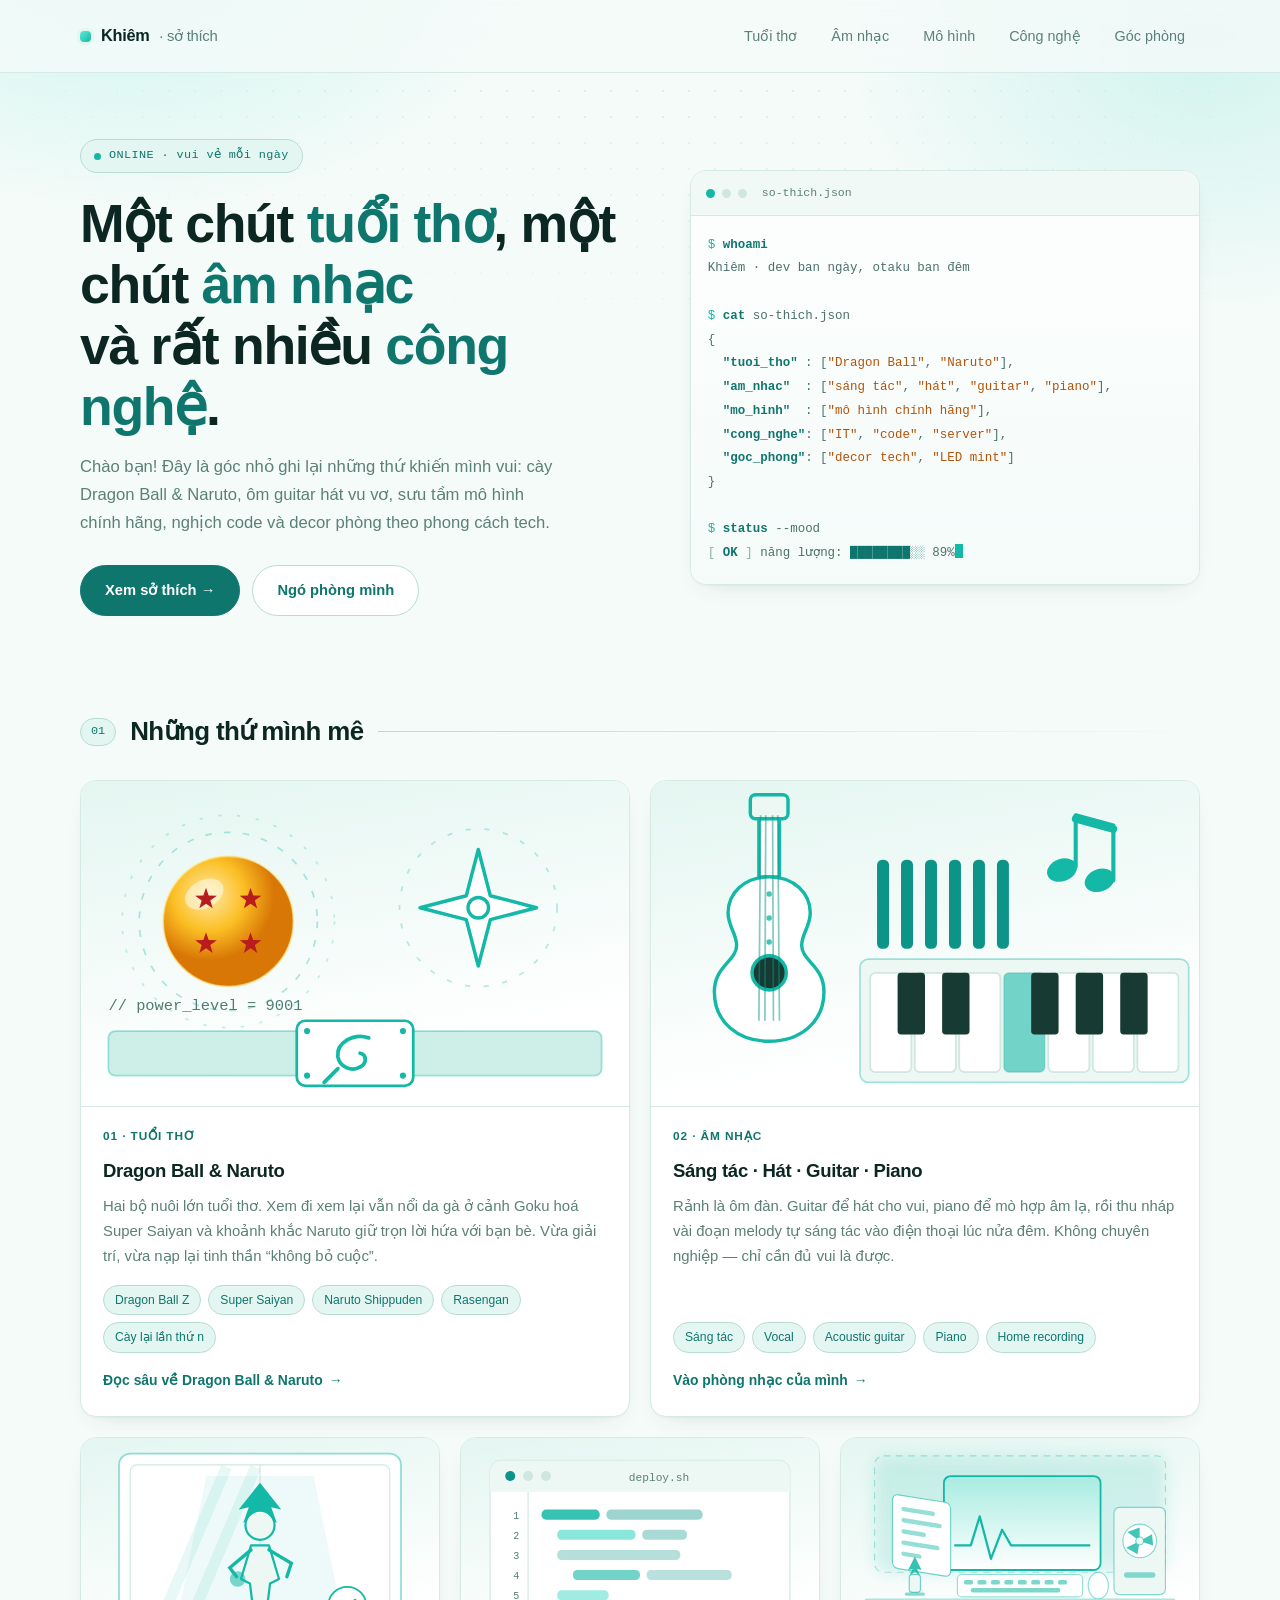
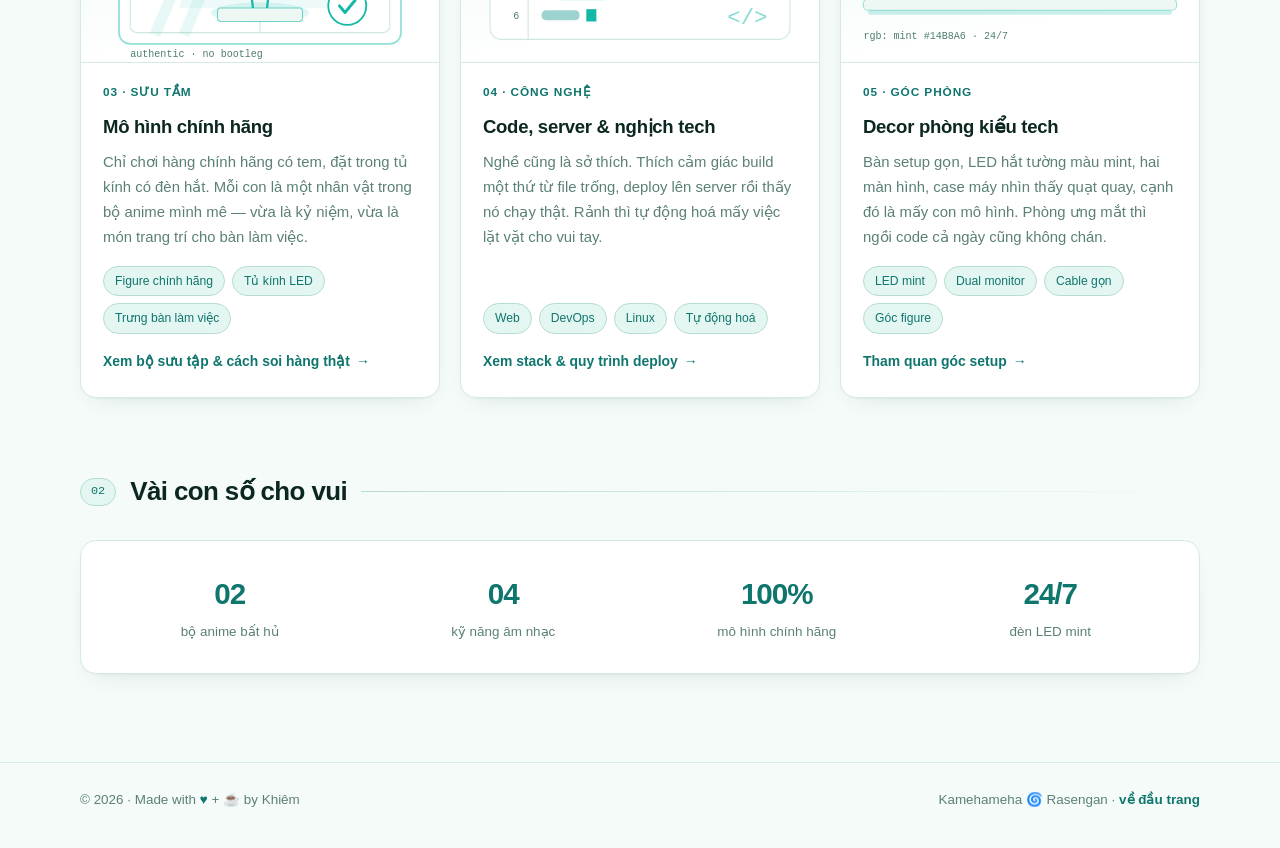
<file: index.html>
<!DOCTYPE html>
<html lang="vi">
<head>
<meta charset="UTF-8">
<meta name="viewport" content="width=device-width, initial-scale=1.0">
<meta name="description" content="Trang sở thích cá nhân: anime, âm nhạc, mô hình chính hãng, IT và decor phòng phong cách công nghệ.">
<meta name="theme-color" content="#F5FBF9">
<title>Sở thích của Khiêm</title>
<link rel="stylesheet" href="assets/style.css">
</head>
<body>

<header>
  <div class="wrap bar">
    <a class="logo" href="index.html"><span class="dot"></span>Khiêm <i>· sở thích</i></a>
    <nav>
      <a href="tuoi-tho.html">Tuổi thơ</a>
      <a href="am-nhac.html">Âm nhạc</a>
      <a href="mo-hinh.html">Mô hình</a>
      <a href="cong-nghe.html">Công nghệ</a>
      <a href="goc-phong.html">Góc phòng</a>
    </nav>
  </div>
</header>

<main class="wrap">

  <!-- ── HERO ───────────────────────────────── -->
  <div class="hero">
    <div>
      <span class="pill"><i class="pulse"></i> ONLINE · vui vẻ mỗi ngày</span>
      <h1>Một chút <em>tuổi thơ</em>, một chút <em>âm nhạc</em><br>và rất nhiều <em>công nghệ</em>.</h1>
      <p class="lead">
        Chào bạn! Đây là góc nhỏ ghi lại những thứ khiến mình vui: cày Dragon Ball &amp; Naruto,
        ôm guitar hát vu vơ, sưu tầm mô hình chính hãng, nghịch code và decor phòng theo phong cách tech.
      </p>
      <div class="cta">
        <a class="btn btn-primary" href="#tuoi-tho">Xem sở thích →</a>
        <a class="btn btn-ghost" href="#goc-phong">Ngó phòng mình</a>
      </div>
    </div>

    <div class="term">
      <div class="term-bar"><i></i><i></i><i></i><b>so-thich.json</b></div>
<pre><span class="p">$</span> <span class="k">whoami</span>
Khiêm · dev ban ngày, otaku ban đêm

<span class="p">$</span> <span class="k">cat</span> so-thich.json
{
  <span class="k">"tuoi_tho"</span> : [<span class="s">"Dragon Ball"</span>, <span class="s">"Naruto"</span>],
  <span class="k">"am_nhac"</span>  : [<span class="s">"sáng tác"</span>, <span class="s">"hát"</span>, <span class="s">"guitar"</span>, <span class="s">"piano"</span>],
  <span class="k">"mo_hinh"</span>  : [<span class="s">"mô hình chính hãng"</span>],
  <span class="k">"cong_nghe"</span>: [<span class="s">"IT"</span>, <span class="s">"code"</span>, <span class="s">"server"</span>],
  <span class="k">"goc_phong"</span>: [<span class="s">"decor tech"</span>, <span class="s">"LED mint"</span>]
}

<span class="p">$</span> <span class="k">status</span> --mood
<span class="c">[</span> <span class="k">OK</span> <span class="c">]</span> năng lượng: <span class="k">████████░░</span> 89%<span class="cur"></span></pre>
    </div>
  </div>

  <!-- ── SỞ THÍCH ───────────────────────────── -->
  <section>
    <div class="head">
      <span class="num">01</span>
      <h2>Những thứ mình mê</h2>
      <span class="dash"></span>
    </div>

    <div class="grid">

      <!-- ANIME -->
      <article class="card wide" id="tuoi-tho">
        <div class="art">
          <svg viewBox="0 0 320 190" role="img" aria-label="Minh hoạ ngọc rồng 4 sao, phi tiêu ninja và băng đô lá">
            <defs>
              <radialGradient id="ballG" cx="35%" cy="30%">
                <stop offset="0%" stop-color="#FFE9A8"/>
                <stop offset="55%" stop-color="#FBBF24"/>
                <stop offset="100%" stop-color="#D97706"/>
              </radialGradient>
              <g id="st4">
                <polygon points="0,-7 1.65,-2.27 6.66,-2.16 2.66,0.87 4.11,5.66 0,2.8 -4.11,5.66 -2.66,0.87 -6.66,-2.16 -1.65,-2.27" fill="#B91C1C"/>
              </g>
            </defs>

            <!-- vòng năng lượng -->
            <circle cx="86" cy="82" r="52" fill="none" stroke="#14B8A6" stroke-opacity=".34" stroke-dasharray="4 7"/>
            <circle cx="86" cy="82" r="62" fill="none" stroke="#14B8A6" stroke-opacity=".24" stroke-dasharray="2 9" class="spin" style="transform-origin:86px 82px"/>

            <!-- ngọc rồng 4 sao -->
            <g class="float">
              <circle cx="86" cy="82" r="38" fill="url(#ballG)"/>
              <circle cx="86" cy="82" r="38" fill="none" stroke="#FDE68A" stroke-opacity=".7"/>
              <ellipse cx="72" cy="66" rx="12" ry="8" fill="#FFFDF0" opacity=".55" transform="rotate(-28 72 66)"/>
              <use href="#st4" transform="translate(73,69) scale(.95)"/>
              <use href="#st4" transform="translate(99,69) scale(.95)"/>
              <use href="#st4" transform="translate(73,95) scale(.95)"/>
              <use href="#st4" transform="translate(99,95) scale(.95)"/>
            </g>

            <!-- phi tiêu ninja -->
            <circle cx="232" cy="74" r="46" fill="none" stroke="#14B8A6" stroke-opacity=".3" stroke-dasharray="3 8"/>
            <g class="spin" style="transform-origin:232px 74px">
              <g transform="translate(232,74)">
                <polygon points="0,-34 7,-7 34,0 7,7 0,34 -7,7 -34,0 -7,-7"
                         fill="#FFFFFF" stroke="#14B8A6" stroke-width="2" stroke-linejoin="round"/>
                <circle cx="0" cy="0" r="6" fill="none" stroke="#14B8A6" stroke-width="2"/>
              </g>
            </g>

            <!-- băng đô ninja -->
            <rect x="16" y="146" width="288" height="26" rx="4" fill="#CDEFE7" stroke="#14B8A6" stroke-opacity=".38"/>
            <rect x="126" y="140" width="68" height="38" rx="5" fill="#FFFFFF" stroke="#14B8A6" stroke-width="1.6"/>
            <circle cx="132" cy="146" r="1.8" fill="#14B8A6"/><circle cx="188" cy="146" r="1.8" fill="#14B8A6"/>
            <circle cx="132" cy="172" r="1.8" fill="#14B8A6"/><circle cx="188" cy="172" r="1.8" fill="#14B8A6"/>
            <path d="M168 150c-9-3-19 3-18 11 1 6 8 9 13 6 4-2 4-7 0-8" fill="none" stroke="#14B8A6" stroke-width="2.2" stroke-linecap="round"/>
            <path d="M150 168l-8 8" fill="none" stroke="#14B8A6" stroke-width="2.2" stroke-linecap="round"/>
            <text x="16" y="134" font-family="monospace" font-size="9" fill="#4F7D71">// power_level = 9001</text>
          </svg>
        </div>
        <div class="body">
          <span class="kicker">01 · Tuổi thơ</span>
          <h3>Dragon Ball &amp; Naruto</h3>
          <p>Hai bộ nuôi lớn tuổi thơ. Xem đi xem lại vẫn nổi da gà ở cảnh Goku hoá Super Saiyan
             và khoảnh khắc Naruto giữ trọn lời hứa với bạn bè. Vừa giải trí, vừa nạp lại tinh thần “không bỏ cuộc”.</p>
          <ul class="tags">
            <li>Dragon Ball Z</li><li>Super Saiyan</li><li>Naruto Shippuden</li><li>Rasengan</li><li>Cày lại lần thứ n</li>
          </ul>
          <a class="more" href="tuoi-tho.html">Đọc sâu về Dragon Ball &amp; Naruto</a>
        </div>
      </article>

      <!-- ÂM NHẠC -->
      <article class="card wide" id="am-nhac">
        <div class="art">
          <svg viewBox="0 0 320 190" role="img" aria-label="Minh hoạ đàn guitar, phím piano và thanh sóng âm">
            <!-- guitar -->
            <g stroke="#14B8A6" stroke-width="2" fill="none" stroke-linejoin="round">
              <rect x="58" y="8" width="22" height="14" rx="3" fill="#EDF7F4"/>
              <rect x="63" y="22" width="12" height="34" fill="#FFFFFF"/>
              <path d="M69 56c-15 0-24 10-24 21 0 8 5 12 5 19 0 9-13 12-13 27 0 18 14 29 32 29s32-11 32-29c0-15-13-18-13-27 0-7 5-11 5-19 0-11-9-21-24-21z" fill="#FFFFFF"/>
              <circle cx="69" cy="112" r="10" fill="#173A32"/>
            </g>
            <g stroke="#0D9488" stroke-opacity=".5" stroke-width="1">
              <line x1="64" y1="20" x2="63" y2="140"/><line x1="67" y1="20" x2="66.5" y2="140"/>
              <line x1="71" y1="20" x2="71.5" y2="140"/><line x1="74" y1="20" x2="75" y2="140"/>
            </g>
            <g fill="#14B8A6" opacity=".8">
              <circle cx="69" cy="66" r="1.6"/><circle cx="69" cy="80" r="1.6"/><circle cx="69" cy="94" r="1.6"/>
            </g>

            <!-- sóng âm -->
            <g class="eq" fill="#0D9488">
              <rect x="132" y="46" width="7" height="52" rx="3"/>
              <rect x="146" y="46" width="7" height="52" rx="3"/>
              <rect x="160" y="46" width="7" height="52" rx="3"/>
              <rect x="174" y="46" width="7" height="52" rx="3"/>
              <rect x="188" y="46" width="7" height="52" rx="3"/>
              <rect x="202" y="46" width="7" height="52" rx="3"/>
            </g>

            <!-- nốt nhạc -->
            <g class="float">
              <ellipse cx="240" cy="52" rx="9" ry="6.5" transform="rotate(-20 240 52)" fill="#14B8A6"/>
              <ellipse cx="262" cy="58" rx="9" ry="6.5" transform="rotate(-20 262 58)" fill="#14B8A6"/>
              <path d="M248 50V20l22 6v32" fill="none" stroke="#14B8A6" stroke-width="2.4" stroke-linecap="round" stroke-linejoin="round"/>
              <path d="M248 22l22 6" fill="none" stroke="#14B8A6" stroke-width="4.5" stroke-linecap="round"/>
            </g>

            <!-- piano -->
            <g transform="translate(126,110)">
              <rect x="-4" y="-6" width="192" height="72" rx="5" fill="#EDF7F4" stroke="#14B8A6" stroke-opacity=".38"/>
              <g fill="#FFFFFF" stroke="#CFE7E0" stroke-width="1">
                <rect x="2" y="2" width="24" height="58" rx="3"/><rect x="28" y="2" width="24" height="58" rx="3"/>
                <rect x="54" y="2" width="24" height="58" rx="3"/><rect x="80" y="2" width="24" height="58" rx="3"/>
                <rect x="106" y="2" width="24" height="58" rx="3"/><rect x="132" y="2" width="24" height="58" rx="3"/>
                <rect x="158" y="2" width="24" height="58" rx="3"/>
              </g>
              <rect x="80" y="2" width="24" height="58" rx="3" fill="#14B8A6" opacity=".6" class="glow"/>
              <g fill="#173A32">
                <rect x="18" y="2" width="16" height="36" rx="2"/><rect x="44" y="2" width="16" height="36" rx="2"/>
                <rect x="96" y="2" width="16" height="36" rx="2"/><rect x="122" y="2" width="16" height="36" rx="2"/>
                <rect x="148" y="2" width="16" height="36" rx="2"/>
              </g>
            </g>
          </svg>
        </div>
        <div class="body">
          <span class="kicker">02 · Âm nhạc</span>
          <h3>Sáng tác · Hát · Guitar · Piano</h3>
          <p>Rảnh là ôm đàn. Guitar để hát cho vui, piano để mò hợp âm lạ, rồi thu nháp vài đoạn melody
             tự sáng tác vào điện thoại lúc nửa đêm. Không chuyên nghiệp — chỉ cần đủ vui là được.</p>
          <ul class="tags">
            <li>Sáng tác</li><li>Vocal</li><li>Acoustic guitar</li><li>Piano</li><li>Home recording</li>
          </ul>
          <a class="more" href="am-nhac.html">Vào phòng nhạc của mình</a>
        </div>
      </article>

      <!-- MÔ HÌNH -->
      <article class="card" id="mo-hinh">
        <div class="art">
          <svg viewBox="0 0 320 200" role="img" aria-label="Minh hoạ mô hình nhân vật hoạt hình trong tủ kính có đèn">
            <rect x="34" y="14" width="252" height="170" rx="10" fill="#FFFFFF" stroke="#14B8A6" stroke-opacity=".45" stroke-width="1.6"/>
            <rect x="44" y="24" width="232" height="150" rx="6" fill="none" stroke="#CFE7E0"/>
            <line x1="160" y1="24" x2="160" y2="174" stroke="#CFE7E0"/>
            <g stroke="#14B8A6" stroke-opacity=".10" stroke-width="10">
              <line x1="66" y1="176" x2="130" y2="26"/><line x1="92" y1="176" x2="156" y2="26"/>
            </g>
            <path d="M112 34h96l24 118H88z" fill="#14B8A6" opacity=".07"/>
            <g class="float">
              <polygon points="160,40 141,64 150,62 145,76 160,66 175,76 170,62 179,64" fill="#14B8A6"/>
              <circle cx="160" cy="78" r="13" fill="#EDF7F4" stroke="#14B8A6" stroke-width="2"/>
              <path d="M152 96h16l9 30-8 4-3 24h-12l-3-24-8-4z" fill="#EDF7F4" stroke="#14B8A6" stroke-width="2" stroke-linejoin="round"/>
              <path d="M152 100l-19 16 6 8" fill="none" stroke="#14B8A6" stroke-width="3" stroke-linecap="round"/>
              <path d="M168 100l20 12-4 12" fill="none" stroke="#14B8A6" stroke-width="3" stroke-linecap="round"/>
              <circle cx="140" cy="126" r="7" fill="#14B8A6" opacity=".55" class="glow"/>
            </g>
            <ellipse cx="160" cy="156" rx="44" ry="9" fill="#14B8A6" opacity=".13"/>
            <rect x="122" y="152" width="76" height="12" rx="3" fill="#EDF7F4" stroke="#14B8A6" stroke-opacity=".55"/>
            <g transform="translate(238,150)">
              <circle r="17" fill="#FFFFFF" stroke="#14B8A6" stroke-width="1.6"/>
              <path d="M-7 0l5 6 9-11" fill="none" stroke="#14B8A6" stroke-width="2.6" stroke-linecap="round" stroke-linejoin="round"/>
            </g>
            <text x="44" y="196" font-family="monospace" font-size="9" fill="#4F7D71">authentic · no bootleg</text>
          </svg>
        </div>
        <div class="body">
          <span class="kicker">03 · Sưu tầm</span>
          <h3>Mô hình chính hãng</h3>
          <p>Chỉ chơi hàng chính hãng có tem, đặt trong tủ kính có đèn hắt. Mỗi con là một nhân vật
             trong bộ anime mình mê — vừa là kỷ niệm, vừa là món trang trí cho bàn làm việc.</p>
          <ul class="tags"><li>Figure chính hãng</li><li>Tủ kính LED</li><li>Trưng bàn làm việc</li></ul>
          <a class="more" href="mo-hinh.html">Xem bộ sưu tập &amp; cách soi hàng thật</a>
        </div>
      </article>

      <!-- IT -->
      <article class="card" id="cong-nghe">
        <div class="art">
          <svg viewBox="0 0 320 200" role="img" aria-label="Minh hoạ cửa sổ code với các dòng lệnh">
            <rect x="26" y="20" width="268" height="160" rx="10" fill="#FFFFFF" stroke="#CFE7E0"/>
            <path d="M26 30a10 10 0 0 1 10-10h248a10 10 0 0 1 10 10v18H26z" fill="#EDF7F4"/>
            <circle cx="44" cy="34" r="4.5" fill="#0D9488"/><circle cx="60" cy="34" r="4.5" fill="#CFE7E0"/><circle cx="76" cy="34" r="4.5" fill="#CFE7E0"/>
            <text x="150" y="38" font-family="monospace" font-size="10" fill="#5B8077">deploy.sh</text>
            <line x1="60" y1="48" x2="60" y2="180" stroke="#CFE7E0"/>
            <g font-family="monospace" font-size="9" fill="#4F7D71" text-anchor="end">
              <text x="52" y="72">1</text><text x="52" y="90">2</text><text x="52" y="108">3</text>
              <text x="52" y="126">4</text><text x="52" y="144">5</text><text x="52" y="162">6</text>
            </g>
            <g>
              <rect x="72" y="64" width="52" height="9" rx="4" fill="#14B8A6" opacity=".85"/>
              <rect x="130" y="64" width="86" height="9" rx="4" fill="#0D9488" opacity=".4"/>
              <rect x="86" y="82" width="70" height="9" rx="4" fill="#2DD4BF" opacity=".55"/>
              <rect x="162" y="82" width="40" height="9" rx="4" fill="#0D9488" opacity=".35"/>
              <rect x="86" y="100" width="110" height="9" rx="4" fill="#0D9488" opacity=".3"/>
              <rect x="100" y="118" width="60" height="9" rx="4" fill="#14B8A6" opacity=".6"/>
              <rect x="166" y="118" width="76" height="9" rx="4" fill="#0D9488" opacity=".28"/>
              <rect x="86" y="136" width="46" height="9" rx="4" fill="#2DD4BF" opacity=".45"/>
              <rect x="72" y="154" width="34" height="9" rx="4" fill="#0D9488" opacity=".4"/>
              <rect x="112" y="153" width="9" height="11" fill="#14B8A6" class="glow"/>
            </g>
            <text x="256" y="166" font-family="monospace" font-size="20" fill="#14B8A6" opacity=".5" text-anchor="middle">&lt;/&gt;</text>
          </svg>
        </div>
        <div class="body">
          <span class="kicker">04 · CÔNG NGHỆ</span>
          <h3>Code, server &amp; nghịch tech</h3>
          <p>Nghề cũng là sở thích. Thích cảm giác build một thứ từ file trống, deploy lên server rồi
             thấy nó chạy thật. Rảnh thì tự động hoá mấy việc lặt vặt cho vui tay.</p>
          <ul class="tags"><li>Web</li><li>DevOps</li><li>Linux</li><li>Tự động hoá</li></ul>
          <a class="more" href="cong-nghe.html">Xem stack &amp; quy trình deploy</a>
        </div>
      </article>

      <!-- PHÒNG -->
      <article class="card" id="goc-phong">
        <div class="art">
          <svg viewBox="0 0 320 200" role="img" aria-label="Minh hoạ góc bàn làm việc decor công nghệ với đèn LED mint">
            <defs>
              <filter id="blurLed" x="-20%" y="-20%" width="140%" height="140%"><feGaussianBlur stdDeviation="7"/></filter>
              <linearGradient id="scr" x1="0" y1="0" x2="0" y2="1">
                <stop offset="0%" stop-color="#A7ECE1"/><stop offset="100%" stop-color="#FFFFFF"/>
              </linearGradient>
            </defs>
            <rect x="30" y="16" width="260" height="104" rx="10" fill="#14B8A6" opacity=".16" filter="url(#blurLed)"/>
            <rect x="30" y="16" width="260" height="104" rx="8" fill="none" stroke="#14B8A6" stroke-opacity=".35" stroke-dasharray="6 5" class="glow"/>

            <!-- màn hình chính -->
            <rect x="92" y="34" width="140" height="84" rx="6" fill="url(#scr)" stroke="#14B8A6" stroke-width="1.6"/>
            <polyline points="102,96 116,96 124,70 134,108 144,82 152,96 222,96"
                      fill="none" stroke="#14B8A6" stroke-width="2" stroke-linecap="round" stroke-linejoin="round"/>

            <!-- màn hình phụ -->
            <g transform="translate(46,50) skewY(9)">
              <rect x="0" y="0" width="52" height="66" rx="5" fill="#FFFFFF" stroke="#14B8A6" stroke-opacity=".6"/>
              <g fill="#14B8A6" opacity=".45">
                <rect x="8" y="10" width="30" height="4" rx="2"/><rect x="8" y="20" width="36" height="4" rx="2"/>
                <rect x="8" y="30" width="22" height="4" rx="2"/><rect x="8" y="40" width="34" height="4" rx="2"/>
                <rect x="8" y="50" width="18" height="4" rx="2"/>
              </g>
            </g>

            <!-- case PC + quạt -->
            <rect x="244" y="62" width="46" height="78" rx="5" fill="#EDF7F4" stroke="#14B8A6" stroke-opacity=".5"/>
            <circle cx="267" cy="92" r="15" fill="#FFFFFF" stroke="#14B8A6" stroke-opacity=".5"/>
            <g class="spin" style="transform-origin:267px 92px">
              <g transform="translate(267,92)" fill="#14B8A6" opacity=".8">
                <path d="M0 0L11 -6 12 4z"/><path d="M0 0L-2 12 -12 6z"/><path d="M0 0L-11 -8 0 -12z"/>
              </g>
            </g>
            <circle cx="267" cy="92" r="3.5" fill="#EDF7F4" stroke="#14B8A6" stroke-opacity=".6"/>
            <rect x="253" y="120" width="28" height="5" rx="2.5" fill="#14B8A6" opacity=".5" class="glow"/>

            <!-- kệ mô hình mini -->
            <g transform="translate(66,122)">
              <polygon points="0,-16 -6,-4 -2,-5 -5,2 0,-3 5,2 2,-5 6,-4" fill="#14B8A6" opacity=".85"/>
              <rect x="-5" y="0" width="10" height="16" rx="3" fill="#EDF7F4" stroke="#14B8A6" stroke-opacity=".6"/>
              <rect x="-9" y="16" width="18" height="3" rx="1.5" fill="#14B8A6" opacity=".5"/>
            </g>

            <!-- bàn phím + chuột -->
            <rect x="104" y="122" width="112" height="20" rx="4" fill="#FFFFFF" stroke="#14B8A6" stroke-opacity=".45"/>
            <g fill="#14B8A6" opacity=".55">
              <rect x="110" y="127" width="8" height="4" rx="1.5"/><rect x="122" y="127" width="8" height="4" rx="1.5"/>
              <rect x="134" y="127" width="8" height="4" rx="1.5"/><rect x="146" y="127" width="8" height="4" rx="1.5"/>
              <rect x="158" y="127" width="8" height="4" rx="1.5"/><rect x="170" y="127" width="8" height="4" rx="1.5"/>
              <rect x="182" y="127" width="8" height="4" rx="1.5"/><rect x="194" y="127" width="8" height="4" rx="1.5"/>
              <rect x="116" y="134" width="80" height="4" rx="2"/>
            </g>
            <ellipse cx="230" cy="132" rx="9" ry="12" fill="#FFFFFF" stroke="#14B8A6" stroke-opacity=".45"/>

            <!-- mặt bàn -->
            <rect x="20" y="144" width="280" height="10" rx="4" fill="#EDF7F4" stroke="#14B8A6" stroke-opacity=".38"/>
            <rect x="24" y="154" width="272" height="4" rx="2" fill="#14B8A6" opacity=".22"/>
            <text x="20" y="180" font-family="monospace" font-size="9" fill="#4F7D71">rgb: mint #14B8A6 · 24/7</text>
          </svg>
        </div>
        <div class="body">
          <span class="kicker">05 · Góc phòng</span>
          <h3>Decor phòng kiểu tech</h3>
          <p>Bàn setup gọn, LED hắt tường màu mint, hai màn hình, case máy nhìn thấy quạt quay,
             cạnh đó là mấy con mô hình. Phòng ưng mắt thì ngồi code cả ngày cũng không chán.</p>
          <ul class="tags"><li>LED mint</li><li>Dual monitor</li><li>Cable gọn</li><li>Góc figure</li></ul>
          <a class="more" href="goc-phong.html">Tham quan góc setup</a>
        </div>
      </article>

    </div>
  </section>

  <!-- ── STATS ──────────────────────────────── -->
  <section>
    <div class="head">
      <span class="num">02</span>
      <h2>Vài con số cho vui</h2>
      <span class="dash"></span>
    </div>
    <div class="stats">
      <div class="stat"><b>02</b><span>bộ anime bất hủ</span></div>
      <div class="stat"><b>04</b><span>kỹ năng âm nhạc</span></div>
      <div class="stat"><b>100%</b><span>mô hình chính hãng</span></div>
      <div class="stat"><b>24/7</b><span>đèn LED mint</span></div>
    </div>
  </section>

</main>

<footer>
  <div class="wrap foot">
    <span>© 2026 · Made with <span style="color:var(--mint)">♥</span> + <span style="color:var(--mint)">☕</span> by Khiêm</span>
    <span>Kamehameha 🌀 Rasengan · <a href="#tuoi-tho">về đầu trang</a></span>
  </div>
</footer>

</body>
</html>
</file>
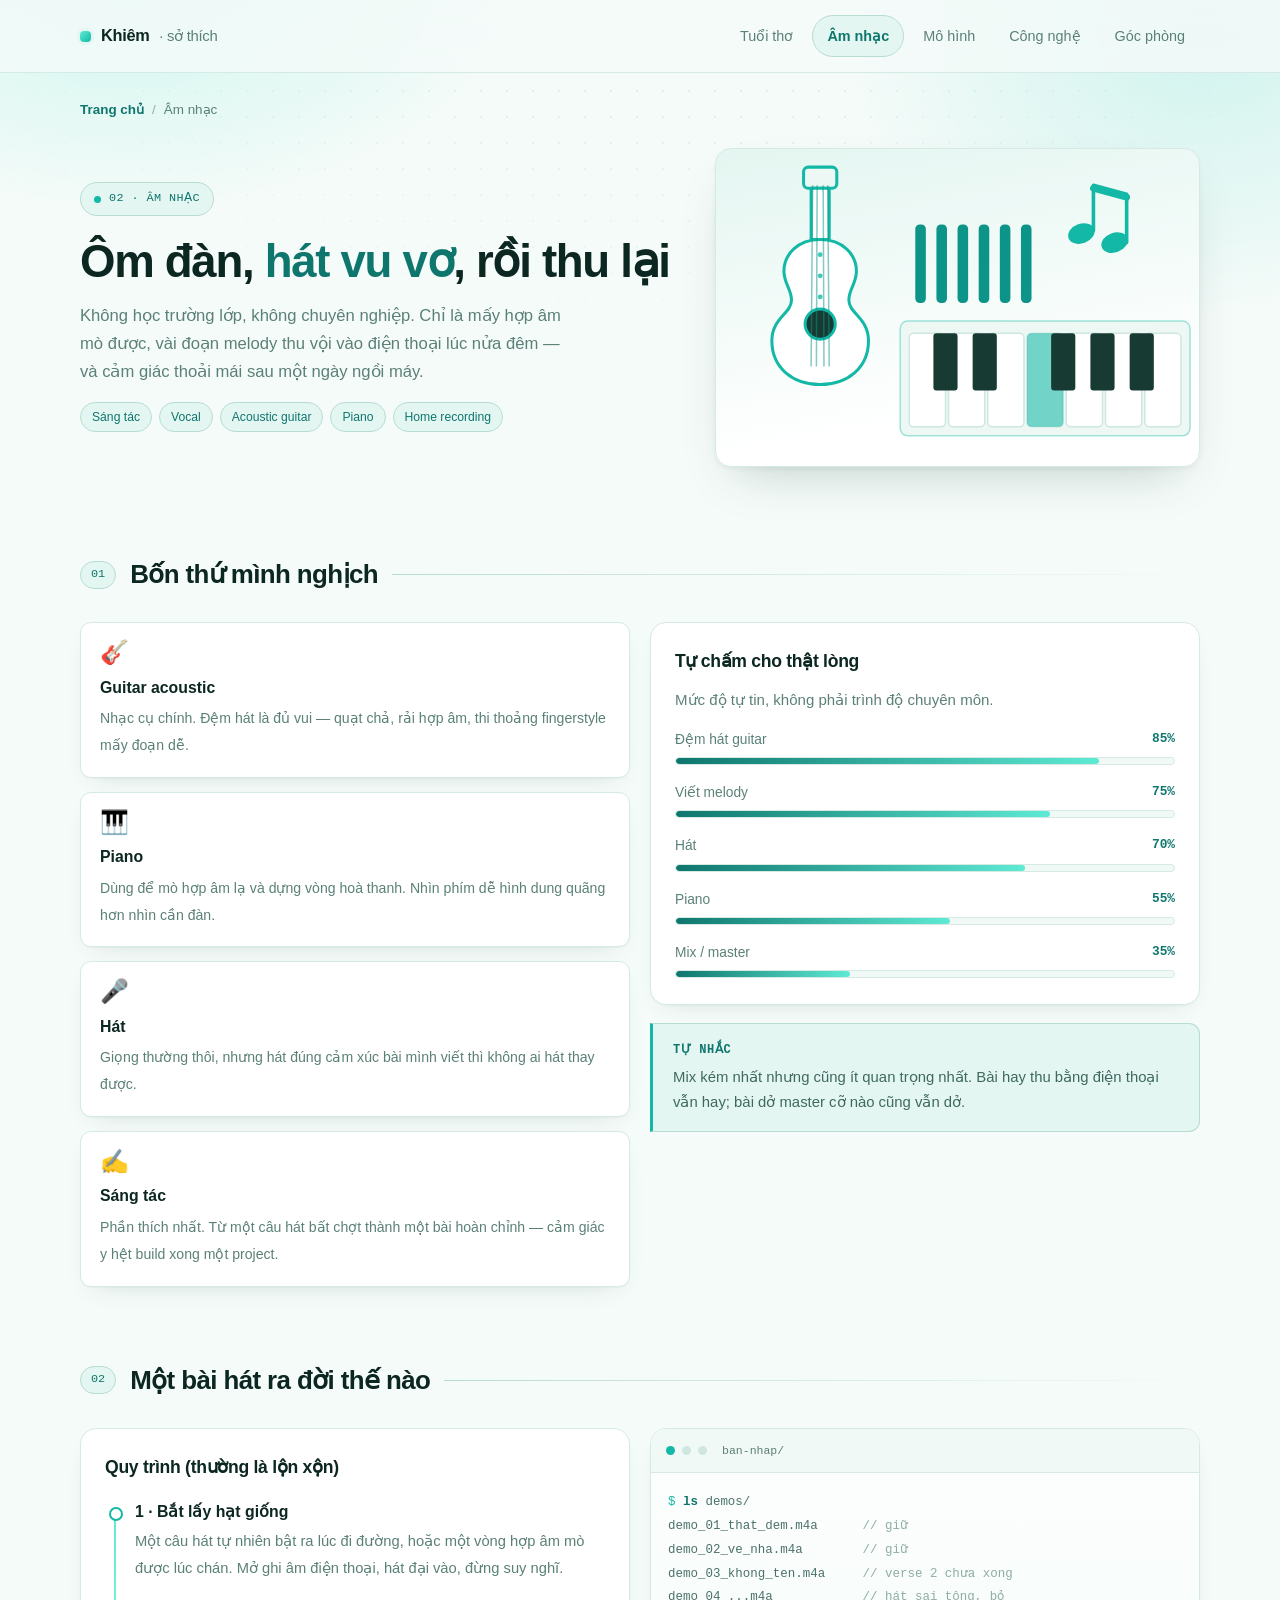
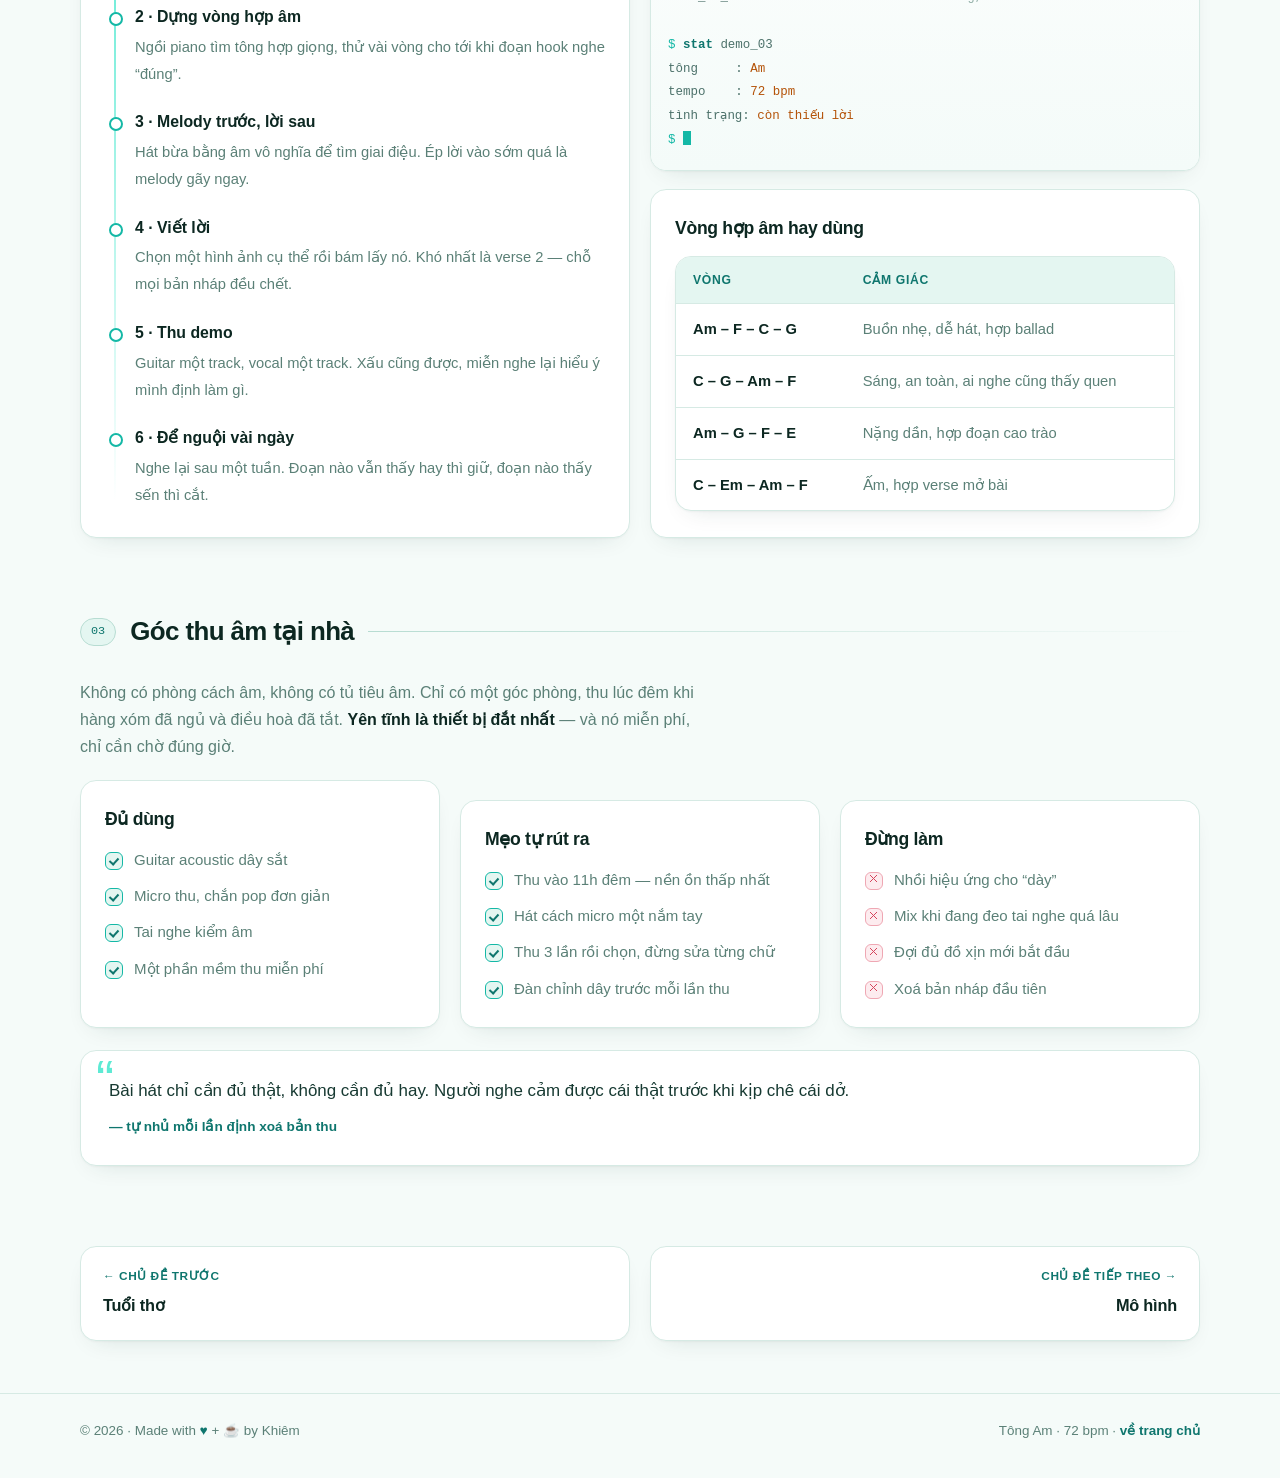
<file: am-nhac.html>
<!DOCTYPE html>
<html lang="vi">
<head>
<meta charset="UTF-8">
<meta name="viewport" content="width=device-width, initial-scale=1.0">
<meta name="description" content="Góc âm nhạc: sáng tác, hát, guitar và piano — quy trình viết một bài từ ý tưởng đến bản demo, cùng setup thu âm tại nhà.">
<meta name="theme-color" content="#F5FBF9">
<title>Âm nhạc · Sáng tác, Guitar &amp; Piano — Sở thích của Khiêm</title>
<link rel="stylesheet" href="assets/style.css">
</head>
<body>

<header>
  <div class="wrap bar">
    <a class="logo" href="index.html"><span class="dot"></span>Khiêm <i>· sở thích</i></a>
    <nav>
      <a href="tuoi-tho.html">Tuổi thơ</a>
      <a href="am-nhac.html" class="active">Âm nhạc</a>
      <a href="mo-hinh.html">Mô hình</a>
      <a href="cong-nghe.html">Công nghệ</a>
      <a href="goc-phong.html">Góc phòng</a>
    </nav>
  </div>
</header>

<main class="wrap">

  <div class="crumb">
    <a href="index.html">Trang chủ</a><i>/</i><span>Âm nhạc</span>
  </div>

  <!-- ── HERO ───────────────────────────────── -->
  <div class="phero">
    <div>
      <span class="pill"><i class="pulse"></i> 02 · ÂM NHẠC</span>
      <h1>Ôm đàn, <em>hát vu vơ</em>, rồi thu lại</h1>
      <p class="lead">
        Không học trường lớp, không chuyên nghiệp. Chỉ là mấy hợp âm mò được, vài đoạn melody
        thu vội vào điện thoại lúc nửa đêm — và cảm giác thoải mái sau một ngày ngồi máy.
      </p>
      <ul class="tags">
        <li>Sáng tác</li><li>Vocal</li><li>Acoustic guitar</li><li>Piano</li><li>Home recording</li>
      </ul>
    </div>

    <div class="art">
      <svg viewBox="0 0 320 210" role="img" aria-label="Minh hoạ đàn guitar, sóng âm và phím piano">
        <g stroke="#14B8A6" stroke-width="2" fill="none" stroke-linejoin="round">
          <rect x="58" y="12" width="22" height="14" rx="3" fill="#EDF7F4"/>
          <rect x="63" y="26" width="12" height="34" fill="#FFFFFF"/>
          <path d="M69 60c-15 0-24 10-24 21 0 8 5 12 5 19 0 9-13 12-13 27 0 18 14 29 32 29s32-11 32-29c0-15-13-18-13-27 0-7 5-11 5-19 0-11-9-21-24-21z" fill="#FFFFFF"/>
          <circle cx="69" cy="116" r="10" fill="#173A32"/>
        </g>
        <g stroke="#0D9488" stroke-opacity=".5" stroke-width="1">
          <line x1="64" y1="24" x2="63" y2="144"/><line x1="67" y1="24" x2="66.5" y2="144"/>
          <line x1="71" y1="24" x2="71.5" y2="144"/><line x1="74" y1="24" x2="75" y2="144"/>
        </g>
        <g fill="#14B8A6" opacity=".8">
          <circle cx="69" cy="70" r="1.6"/><circle cx="69" cy="84" r="1.6"/><circle cx="69" cy="98" r="1.6"/>
        </g>

        <g class="eq" fill="#0D9488">
          <rect x="132" y="50" width="7" height="52" rx="3"/>
          <rect x="146" y="50" width="7" height="52" rx="3"/>
          <rect x="160" y="50" width="7" height="52" rx="3"/>
          <rect x="174" y="50" width="7" height="52" rx="3"/>
          <rect x="188" y="50" width="7" height="52" rx="3"/>
          <rect x="202" y="50" width="7" height="52" rx="3"/>
        </g>

        <g class="float">
          <ellipse cx="242" cy="56" rx="9" ry="6.5" transform="rotate(-20 242 56)" fill="#14B8A6"/>
          <ellipse cx="264" cy="62" rx="9" ry="6.5" transform="rotate(-20 264 62)" fill="#14B8A6"/>
          <path d="M250 54V24l22 6v32" fill="none" stroke="#14B8A6" stroke-width="2.4" stroke-linecap="round" stroke-linejoin="round"/>
          <path d="M250 26l22 6" fill="none" stroke="#14B8A6" stroke-width="4.5" stroke-linecap="round"/>
        </g>

        <g transform="translate(126,120)">
          <rect x="-4" y="-6" width="192" height="76" rx="5" fill="#EDF7F4" stroke="#14B8A6" stroke-opacity=".38"/>
          <g fill="#FFFFFF" stroke="#CFE7E0" stroke-width="1">
            <rect x="2" y="2" width="24" height="62" rx="3"/><rect x="28" y="2" width="24" height="62" rx="3"/>
            <rect x="54" y="2" width="24" height="62" rx="3"/><rect x="80" y="2" width="24" height="62" rx="3"/>
            <rect x="106" y="2" width="24" height="62" rx="3"/><rect x="132" y="2" width="24" height="62" rx="3"/>
            <rect x="158" y="2" width="24" height="62" rx="3"/>
          </g>
          <rect x="80" y="2" width="24" height="62" rx="3" fill="#14B8A6" opacity=".6" class="glow"/>
          <g fill="#173A32">
            <rect x="18" y="2" width="16" height="38" rx="2"/><rect x="44" y="2" width="16" height="38" rx="2"/>
            <rect x="96" y="2" width="16" height="38" rx="2"/><rect x="122" y="2" width="16" height="38" rx="2"/>
            <rect x="148" y="2" width="16" height="38" rx="2"/>
          </g>
        </g>
      </svg>
    </div>
  </div>

  <!-- ── NHẠC CỤ ────────────────────────────── -->
  <section id="nhac-cu">
    <div class="head">
      <span class="num">01</span>
      <h2>Bốn thứ mình nghịch</h2>
      <span class="dash"></span>
    </div>

    <div class="split">
      <div class="split-3" style="grid-template-columns:1fr;gap:14px">
        <div class="mini">
          <span class="ic">🎸</span>
          <b>Guitar acoustic</b>
          <span>Nhạc cụ chính. Đệm hát là đủ vui — quạt chả, rải hợp âm, thi thoảng fingerstyle mấy đoạn dễ.</span>
        </div>
        <div class="mini">
          <span class="ic">🎹</span>
          <b>Piano</b>
          <span>Dùng để mò hợp âm lạ và dựng vòng hoà thanh. Nhìn phím dễ hình dung quãng hơn nhìn cần đàn.</span>
        </div>
        <div class="mini">
          <span class="ic">🎤</span>
          <b>Hát</b>
          <span>Giọng thường thôi, nhưng hát đúng cảm xúc bài mình viết thì không ai hát thay được.</span>
        </div>
        <div class="mini">
          <span class="ic">✍️</span>
          <b>Sáng tác</b>
          <span>Phần thích nhất. Từ một câu hát bất chợt thành một bài hoàn chỉnh — cảm giác y hệt build xong một project.</span>
        </div>
      </div>

      <div>
        <div class="panel">
          <h3>Tự chấm cho thật lòng</h3>
          <p style="margin-bottom:16px">Mức độ tự tin, không phải trình độ chuyên môn.</p>
          <ul class="bars">
            <li><span>Đệm hát guitar <b>85%</b></span><div class="track"><i class="fill" style="width:85%"></i></div></li>
            <li><span>Viết melody <b>75%</b></span><div class="track"><i class="fill" style="width:75%"></i></div></li>
            <li><span>Hát <b>70%</b></span><div class="track"><i class="fill" style="width:70%"></i></div></li>
            <li><span>Piano <b>55%</b></span><div class="track"><i class="fill" style="width:55%"></i></div></li>
            <li><span>Mix / master <b>35%</b></span><div class="track"><i class="fill" style="width:35%"></i></div></li>
          </ul>
        </div>

        <div class="note" style="margin-top:18px">
          <b>TỰ NHẮC</b>
          Mix kém nhất nhưng cũng ít quan trọng nhất. Bài hay thu bằng điện thoại vẫn hay;
          bài dở master cỡ nào cũng vẫn dở.
        </div>
      </div>
    </div>
  </section>

  <!-- ── SÁNG TÁC ───────────────────────────── -->
  <section id="sang-tac">
    <div class="head">
      <span class="num">02</span>
      <h2>Một bài hát ra đời thế nào</h2>
      <span class="dash"></span>
    </div>

    <div class="split">
      <div class="panel">
        <h3>Quy trình (thường là lộn xộn)</h3>
        <ul class="steps" style="margin-top:16px">
          <li>
            <b>1 · Bắt lấy hạt giống</b>
            <span>Một câu hát tự nhiên bật ra lúc đi đường, hoặc một vòng hợp âm mò được lúc chán.
                  Mở ghi âm điện thoại, hát đại vào, đừng suy nghĩ.</span>
          </li>
          <li>
            <b>2 · Dựng vòng hợp âm</b>
            <span>Ngồi piano tìm tông hợp giọng, thử vài vòng cho tới khi đoạn hook nghe “đúng”.</span>
          </li>
          <li>
            <b>3 · Melody trước, lời sau</b>
            <span>Hát bừa bằng âm vô nghĩa để tìm giai điệu. Ép lời vào sớm quá là melody gãy ngay.</span>
          </li>
          <li>
            <b>4 · Viết lời</b>
            <span>Chọn một hình ảnh cụ thể rồi bám lấy nó. Khó nhất là verse 2 — chỗ mọi bản nháp đều chết.</span>
          </li>
          <li>
            <b>5 · Thu demo</b>
            <span>Guitar một track, vocal một track. Xấu cũng được, miễn nghe lại hiểu ý mình định làm gì.</span>
          </li>
          <li>
            <b>6 · Để nguội vài ngày</b>
            <span>Nghe lại sau một tuần. Đoạn nào vẫn thấy hay thì giữ, đoạn nào thấy sến thì cắt.</span>
          </li>
        </ul>
      </div>

      <div>
        <div class="term">
          <div class="term-bar"><i></i><i></i><i></i><b>ban-nhap/</b></div>
<pre><span class="p">$</span> <span class="k">ls</span> demos/
demo_01_that_dem.m4a      <span class="c">// giữ</span>
demo_02_ve_nha.m4a        <span class="c">// giữ</span>
demo_03_khong_ten.m4a     <span class="c">// verse 2 chưa xong</span>
demo_04_...m4a            <span class="c">// hát sai tông, bỏ</span>

<span class="p">$</span> <span class="k">stat</span> demo_03
tông     : <span class="s">Am</span>
tempo    : <span class="s">72 bpm</span>
tình trạng: <span class="s">còn thiếu lời</span>
<span class="p">$</span> <span class="cur"></span></pre>
        </div>

        <div class="panel" style="margin-top:18px">
          <h3>Vòng hợp âm hay dùng</h3>
          <div class="tbl-wrap" style="margin-top:12px">
            <table style="min-width:0">
              <thead><tr><th>Vòng</th><th>Cảm giác</th></tr></thead>
              <tbody>
                <tr><td><b>Am – F – C – G</b></td><td>Buồn nhẹ, dễ hát, hợp ballad</td></tr>
                <tr><td><b>C – G – Am – F</b></td><td>Sáng, an toàn, ai nghe cũng thấy quen</td></tr>
                <tr><td><b>Am – G – F – E</b></td><td>Nặng dần, hợp đoạn cao trào</td></tr>
                <tr><td><b>C – Em – Am – F</b></td><td>Ấm, hợp verse mở bài</td></tr>
              </tbody>
            </table>
          </div>
        </div>
      </div>
    </div>
  </section>

  <!-- ── SETUP THU ÂM ───────────────────────── -->
  <section id="thu-am">
    <div class="head">
      <span class="num">03</span>
      <h2>Góc thu âm tại nhà</h2>
      <span class="dash"></span>
    </div>

    <div class="prose" style="margin-bottom:20px">
      <p>
        Không có phòng cách âm, không có tủ tiêu âm. Chỉ có một góc phòng, thu lúc đêm khi hàng xóm đã ngủ
        và điều hoà đã tắt. <strong>Yên tĩnh là thiết bị đắt nhất</strong> — và nó miễn phí, chỉ cần chờ đúng giờ.
      </p>
    </div>

    <div class="split-3">
      <div class="panel">
        <h3>Đủ dùng</h3>
        <ul class="check" style="margin-top:12px">
          <li>Guitar acoustic dây sắt</li>
          <li>Micro thu, chắn pop đơn giản</li>
          <li>Tai nghe kiểm âm</li>
          <li>Một phần mềm thu miễn phí</li>
        </ul>
      </div>
      <div class="panel">
        <h3>Mẹo tự rút ra</h3>
        <ul class="check" style="margin-top:12px">
          <li>Thu vào 11h đêm — nền ồn thấp nhất</li>
          <li>Hát cách micro một nắm tay</li>
          <li>Thu 3 lần rồi chọn, đừng sửa từng chữ</li>
          <li>Đàn chỉnh dây trước mỗi lần thu</li>
        </ul>
      </div>
      <div class="panel">
        <h3>Đừng làm</h3>
        <ul class="check cross" style="margin-top:12px">
          <li>Nhồi hiệu ứng cho “dày”</li>
          <li>Mix khi đang đeo tai nghe quá lâu</li>
          <li>Đợi đủ đồ xịn mới bắt đầu</li>
          <li>Xoá bản nháp đầu tiên</li>
        </ul>
      </div>
    </div>

    <blockquote class="quote" style="margin-top:22px">
      <p>Bài hát chỉ cần đủ thật, không cần đủ hay. Người nghe cảm được cái thật trước khi kịp chê cái dở.</p>
      <footer>— tự nhủ mỗi lần định xoá bản thu</footer>
    </blockquote>
  </section>

  <nav class="pager" aria-label="Chuyển chủ đề">
    <a href="tuoi-tho.html"><small>← CHỦ ĐỀ TRƯỚC</small><b>Tuổi thơ</b></a>
    <a href="mo-hinh.html" class="next"><small>CHỦ ĐỀ TIẾP THEO →</small><b>Mô hình</b></a>
  </nav>

</main>

<footer>
  <div class="wrap foot">
    <span>© 2026 · Made with <span style="color:var(--mint)">♥</span> + <span style="color:var(--mint)">☕</span> by Khiêm</span>
    <span>Tông Am · 72 bpm · <a href="index.html">về trang chủ</a></span>
  </div>
</footer>

</body>
</html>
</file>
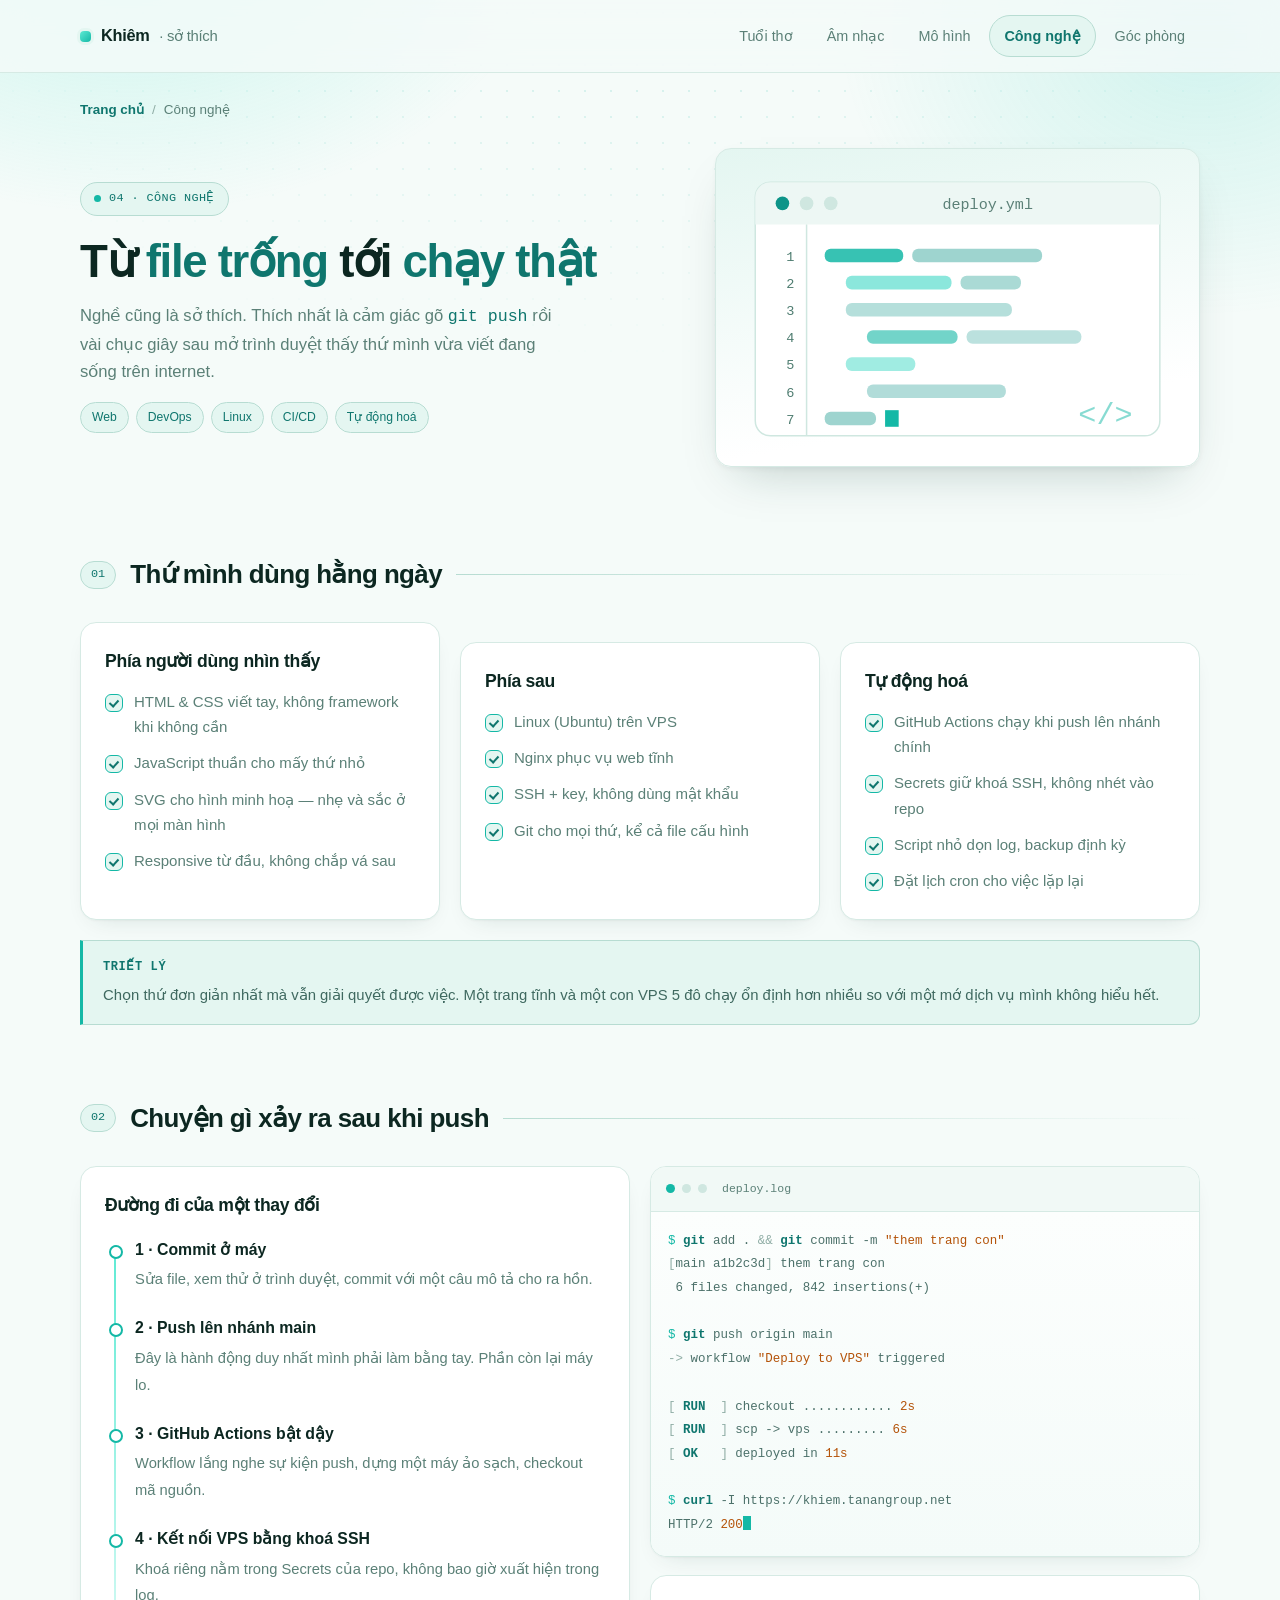
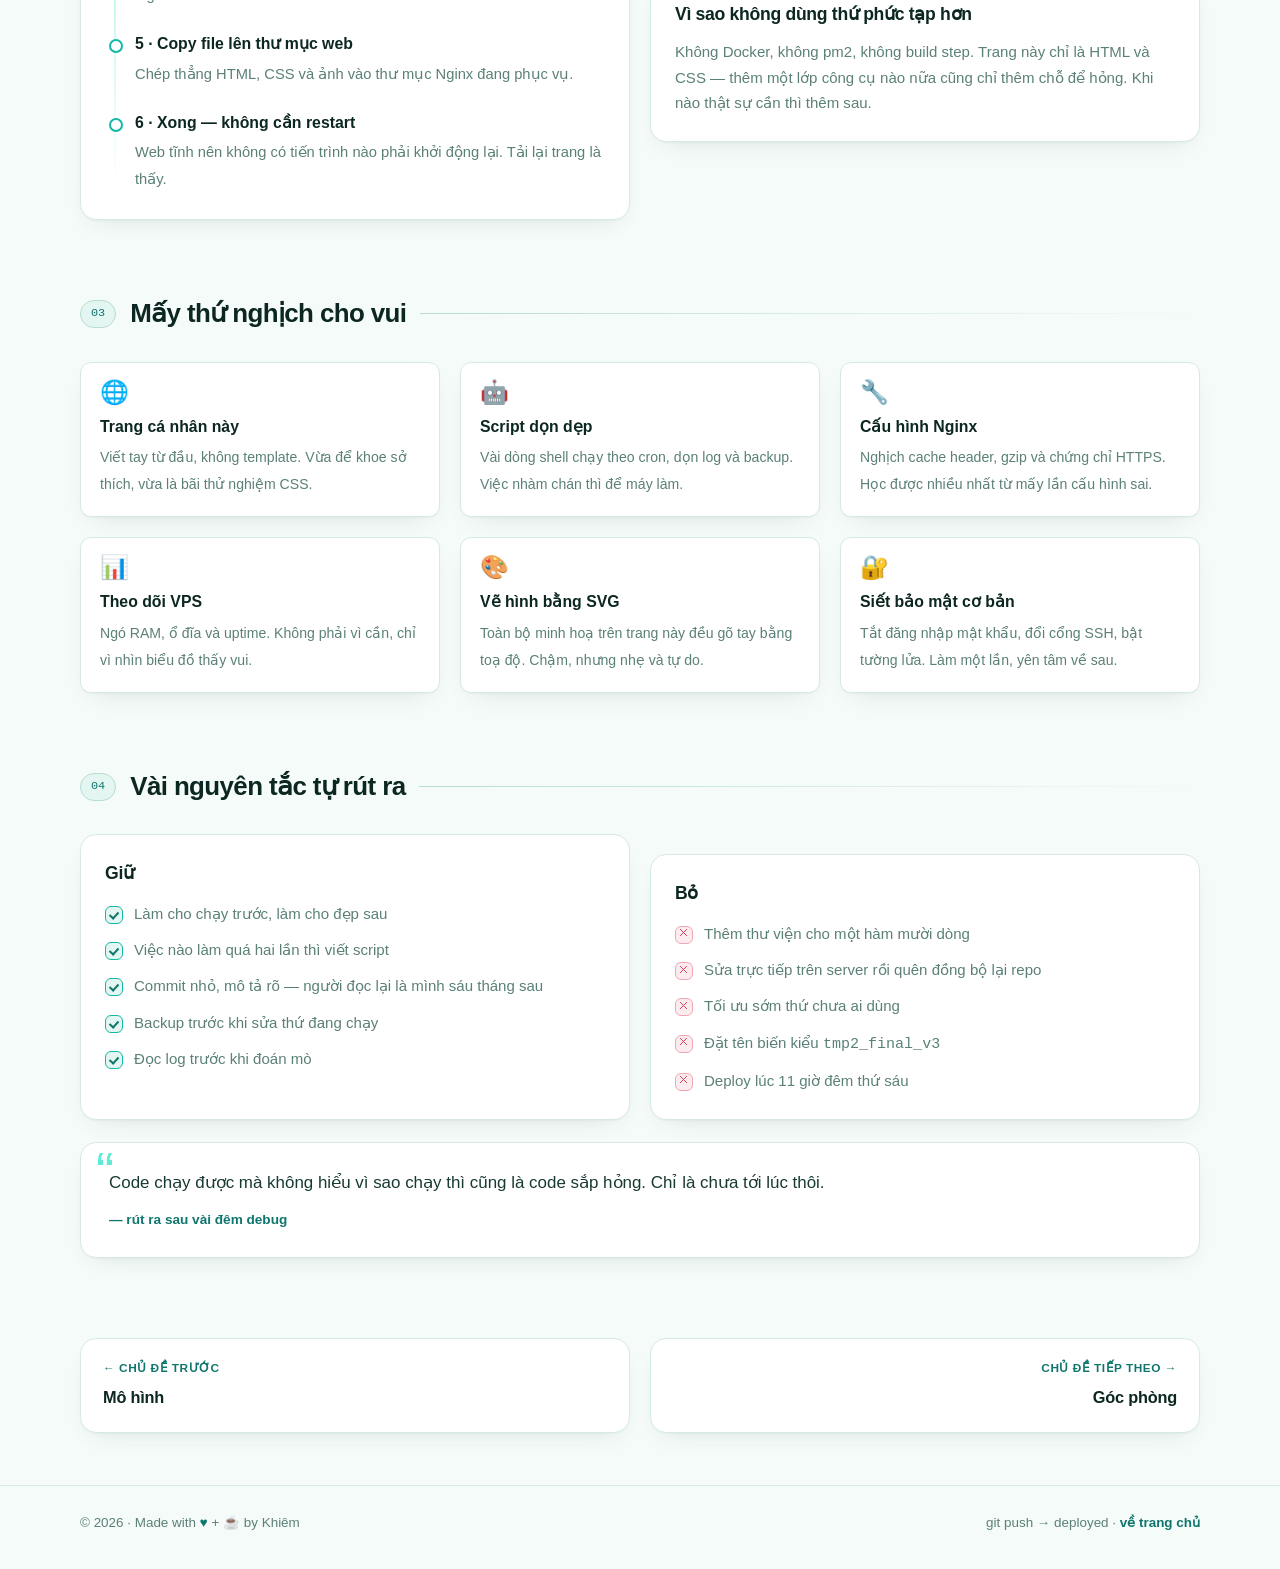
<file: cong-nghe.html>
<!DOCTYPE html>
<html lang="vi">
<head>
<meta charset="UTF-8">
<meta name="viewport" content="width=device-width, initial-scale=1.0">
<meta name="description" content="Góc IT: stack đang dùng, quy trình deploy tự động từ git push lên VPS, những thứ nghịch cho vui và nguyên tắc làm việc.">
<meta name="theme-color" content="#F5FBF9">
<title>Công nghệ · Code, server &amp; tự động hoá — Sở thích của Khiêm</title>
<link rel="stylesheet" href="assets/style.css">
</head>
<body>

<header>
  <div class="wrap bar">
    <a class="logo" href="index.html"><span class="dot"></span>Khiêm <i>· sở thích</i></a>
    <nav>
      <a href="tuoi-tho.html">Tuổi thơ</a>
      <a href="am-nhac.html">Âm nhạc</a>
      <a href="mo-hinh.html">Mô hình</a>
      <a href="cong-nghe.html" class="active">Công nghệ</a>
      <a href="goc-phong.html">Góc phòng</a>
    </nav>
  </div>
</header>

<main class="wrap">

  <div class="crumb">
    <a href="index.html">Trang chủ</a><i>/</i><span>Công nghệ</span>
  </div>

  <!-- ── HERO ───────────────────────────────── -->
  <div class="phero">
    <div>
      <span class="pill"><i class="pulse"></i> 04 · CÔNG NGHỆ</span>
      <h1>Từ <em>file trống</em> tới <em>chạy thật</em></h1>
      <p class="lead">
        Nghề cũng là sở thích. Thích nhất là cảm giác gõ <code style="font-family:var(--mono);color:var(--mint)">git push</code>
        rồi vài chục giây sau mở trình duyệt thấy thứ mình vừa viết đang sống trên internet.
      </p>
      <ul class="tags">
        <li>Web</li><li>DevOps</li><li>Linux</li><li>CI/CD</li><li>Tự động hoá</li>
      </ul>
    </div>

    <div class="art">
      <svg viewBox="0 0 320 210" role="img" aria-label="Minh hoạ cửa sổ soạn thảo mã nguồn với các dòng lệnh">
        <rect x="26" y="22" width="268" height="168" rx="10" fill="#FFFFFF" stroke="#CFE7E0"/>
        <path d="M26 32a10 10 0 0 1 10-10h248a10 10 0 0 1 10 10v18H26z" fill="#EDF7F4"/>
        <circle cx="44" cy="36" r="4.5" fill="#0D9488"/><circle cx="60" cy="36" r="4.5" fill="#CFE7E0"/><circle cx="76" cy="36" r="4.5" fill="#CFE7E0"/>
        <text x="150" y="40" font-family="monospace" font-size="10" fill="#5B8077">deploy.yml</text>
        <line x1="60" y1="50" x2="60" y2="190" stroke="#CFE7E0"/>
        <g font-family="monospace" font-size="9" fill="#4F7D71" text-anchor="end">
          <text x="52" y="74">1</text><text x="52" y="92">2</text><text x="52" y="110">3</text>
          <text x="52" y="128">4</text><text x="52" y="146">5</text><text x="52" y="164">6</text>
          <text x="52" y="182">7</text>
        </g>
        <g>
          <rect x="72" y="66" width="52" height="9" rx="4" fill="#14B8A6" opacity=".85"/>
          <rect x="130" y="66" width="86" height="9" rx="4" fill="#0D9488" opacity=".4"/>
          <rect x="86" y="84" width="70" height="9" rx="4" fill="#2DD4BF" opacity=".55"/>
          <rect x="162" y="84" width="40" height="9" rx="4" fill="#0D9488" opacity=".35"/>
          <rect x="86" y="102" width="110" height="9" rx="4" fill="#0D9488" opacity=".3"/>
          <rect x="100" y="120" width="60" height="9" rx="4" fill="#14B8A6" opacity=".6"/>
          <rect x="166" y="120" width="76" height="9" rx="4" fill="#0D9488" opacity=".28"/>
          <rect x="86" y="138" width="46" height="9" rx="4" fill="#2DD4BF" opacity=".45"/>
          <rect x="100" y="156" width="92" height="9" rx="4" fill="#0D9488" opacity=".32"/>
          <rect x="72" y="174" width="34" height="9" rx="4" fill="#0D9488" opacity=".4"/>
          <rect x="112" y="173" width="9" height="11" fill="#14B8A6" class="glow"/>
        </g>
        <text x="258" y="182" font-family="monospace" font-size="20" fill="#14B8A6" opacity=".5" text-anchor="middle">&lt;/&gt;</text>
      </svg>
    </div>
  </div>

  <!-- ── STACK ──────────────────────────────── -->
  <section id="stack">
    <div class="head">
      <span class="num">01</span>
      <h2>Thứ mình dùng hằng ngày</h2>
      <span class="dash"></span>
    </div>

    <div class="split-3">
      <div class="panel">
        <h3>Phía người dùng nhìn thấy</h3>
        <ul class="check" style="margin-top:12px">
          <li>HTML &amp; CSS viết tay, không framework khi không cần</li>
          <li>JavaScript thuần cho mấy thứ nhỏ</li>
          <li>SVG cho hình minh hoạ — nhẹ và sắc ở mọi màn hình</li>
          <li>Responsive từ đầu, không chắp vá sau</li>
        </ul>
      </div>
      <div class="panel">
        <h3>Phía sau</h3>
        <ul class="check" style="margin-top:12px">
          <li>Linux (Ubuntu) trên VPS</li>
          <li>Nginx phục vụ web tĩnh</li>
          <li>SSH + key, không dùng mật khẩu</li>
          <li>Git cho mọi thứ, kể cả file cấu hình</li>
        </ul>
      </div>
      <div class="panel">
        <h3>Tự động hoá</h3>
        <ul class="check" style="margin-top:12px">
          <li>GitHub Actions chạy khi push lên nhánh chính</li>
          <li>Secrets giữ khoá SSH, không nhét vào repo</li>
          <li>Script nhỏ dọn log, backup định kỳ</li>
          <li>Đặt lịch cron cho việc lặp lại</li>
        </ul>
      </div>
    </div>

    <div class="note" style="margin-top:20px">
      <b>TRIẾT LÝ</b>
      Chọn thứ đơn giản nhất mà vẫn giải quyết được việc. Một trang tĩnh và một con VPS 5 đô
      chạy ổn định hơn nhiều so với một mớ dịch vụ mình không hiểu hết.
    </div>
  </section>

  <!-- ── DEPLOY ─────────────────────────────── -->
  <section id="deploy">
    <div class="head">
      <span class="num">02</span>
      <h2>Chuyện gì xảy ra sau khi push</h2>
      <span class="dash"></span>
    </div>

    <div class="split">
      <div class="panel">
        <h3>Đường đi của một thay đổi</h3>
        <ul class="steps" style="margin-top:16px">
          <li>
            <b>1 · Commit ở máy</b>
            <span>Sửa file, xem thử ở trình duyệt, commit với một câu mô tả cho ra hồn.</span>
          </li>
          <li>
            <b>2 · Push lên nhánh main</b>
            <span>Đây là hành động duy nhất mình phải làm bằng tay. Phần còn lại máy lo.</span>
          </li>
          <li>
            <b>3 · GitHub Actions bật dậy</b>
            <span>Workflow lắng nghe sự kiện push, dựng một máy ảo sạch, checkout mã nguồn.</span>
          </li>
          <li>
            <b>4 · Kết nối VPS bằng khoá SSH</b>
            <span>Khoá riêng nằm trong Secrets của repo, không bao giờ xuất hiện trong log.</span>
          </li>
          <li>
            <b>5 · Copy file lên thư mục web</b>
            <span>Chép thẳng HTML, CSS và ảnh vào thư mục Nginx đang phục vụ.</span>
          </li>
          <li>
            <b>6 · Xong — không cần restart</b>
            <span>Web tĩnh nên không có tiến trình nào phải khởi động lại. Tải lại trang là thấy.</span>
          </li>
        </ul>
      </div>

      <div>
        <div class="term">
          <div class="term-bar"><i></i><i></i><i></i><b>deploy.log</b></div>
<pre><span class="p">$</span> <span class="k">git</span> add . <span class="c">&amp;&amp;</span> <span class="k">git</span> commit -m <span class="s">"them trang con"</span>
<span class="c">[</span>main a1b2c3d<span class="c">]</span> them trang con
 6 files changed, 842 insertions(+)

<span class="p">$</span> <span class="k">git</span> push origin main
<span class="c">-&gt;</span> workflow <span class="s">"Deploy to VPS"</span> triggered

<span class="c">[</span> <span class="k">RUN</span>  <span class="c">]</span> checkout ............ <span class="s">2s</span>
<span class="c">[</span> <span class="k">RUN</span>  <span class="c">]</span> scp -&gt; vps ......... <span class="s">6s</span>
<span class="c">[</span> <span class="k">OK</span>   <span class="c">]</span> deployed in <span class="s">11s</span>

<span class="p">$</span> <span class="k">curl</span> -I https://khiem.tanangroup.net
HTTP/2 <span class="s">200</span><span class="cur"></span></pre>
        </div>

        <div class="panel" style="margin-top:18px">
          <h3>Vì sao không dùng thứ phức tạp hơn</h3>
          <p>
            Không Docker, không pm2, không build step. Trang này chỉ là HTML và CSS —
            thêm một lớp công cụ nào nữa cũng chỉ thêm chỗ để hỏng. Khi nào thật sự cần thì thêm sau.
          </p>
        </div>
      </div>
    </div>
  </section>

  <!-- ── NGHỊCH ─────────────────────────────── -->
  <section id="nghich">
    <div class="head">
      <span class="num">03</span>
      <h2>Mấy thứ nghịch cho vui</h2>
      <span class="dash"></span>
    </div>

    <div class="split-3">
      <div class="mini">
        <span class="ic">🌐</span>
        <b>Trang cá nhân này</b>
        <span>Viết tay từ đầu, không template. Vừa để khoe sở thích, vừa là bãi thử nghiệm CSS.</span>
      </div>
      <div class="mini">
        <span class="ic">🤖</span>
        <b>Script dọn dẹp</b>
        <span>Vài dòng shell chạy theo cron, dọn log và backup. Việc nhàm chán thì để máy làm.</span>
      </div>
      <div class="mini">
        <span class="ic">🔧</span>
        <b>Cấu hình Nginx</b>
        <span>Nghịch cache header, gzip và chứng chỉ HTTPS. Học được nhiều nhất từ mấy lần cấu hình sai.</span>
      </div>
      <div class="mini">
        <span class="ic">📊</span>
        <b>Theo dõi VPS</b>
        <span>Ngó RAM, ổ đĩa và uptime. Không phải vì cần, chỉ vì nhìn biểu đồ thấy vui.</span>
      </div>
      <div class="mini">
        <span class="ic">🎨</span>
        <b>Vẽ hình bằng SVG</b>
        <span>Toàn bộ minh hoạ trên trang này đều gõ tay bằng toạ độ. Chậm, nhưng nhẹ và tự do.</span>
      </div>
      <div class="mini">
        <span class="ic">🔐</span>
        <b>Siết bảo mật cơ bản</b>
        <span>Tắt đăng nhập mật khẩu, đổi cổng SSH, bật tường lửa. Làm một lần, yên tâm về sau.</span>
      </div>
    </div>
  </section>

  <!-- ── NGUYÊN TẮC ─────────────────────────── -->
  <section id="nguyen-tac">
    <div class="head">
      <span class="num">04</span>
      <h2>Vài nguyên tắc tự rút ra</h2>
      <span class="dash"></span>
    </div>

    <div class="split">
      <div class="panel">
        <h3>Giữ</h3>
        <ul class="check" style="margin-top:12px">
          <li>Làm cho chạy trước, làm cho đẹp sau</li>
          <li>Việc nào làm quá hai lần thì viết script</li>
          <li>Commit nhỏ, mô tả rõ — người đọc lại là mình sáu tháng sau</li>
          <li>Backup trước khi sửa thứ đang chạy</li>
          <li>Đọc log trước khi đoán mò</li>
        </ul>
      </div>
      <div class="panel">
        <h3>Bỏ</h3>
        <ul class="check cross" style="margin-top:12px">
          <li>Thêm thư viện cho một hàm mười dòng</li>
          <li>Sửa trực tiếp trên server rồi quên đồng bộ lại repo</li>
          <li>Tối ưu sớm thứ chưa ai dùng</li>
          <li>Đặt tên biến kiểu <code style="font-family:var(--mono)">tmp2_final_v3</code></li>
          <li>Deploy lúc 11 giờ đêm thứ sáu</li>
        </ul>
      </div>
    </div>

    <blockquote class="quote" style="margin-top:22px">
      <p>Code chạy được mà không hiểu vì sao chạy thì cũng là code sắp hỏng. Chỉ là chưa tới lúc thôi.</p>
      <footer>— rút ra sau vài đêm debug</footer>
    </blockquote>
  </section>

  <nav class="pager" aria-label="Chuyển chủ đề">
    <a href="mo-hinh.html"><small>← CHỦ ĐỀ TRƯỚC</small><b>Mô hình</b></a>
    <a href="goc-phong.html" class="next"><small>CHỦ ĐỀ TIẾP THEO →</small><b>Góc phòng</b></a>
  </nav>

</main>

<footer>
  <div class="wrap foot">
    <span>© 2026 · Made with <span style="color:var(--mint)">♥</span> + <span style="color:var(--mint)">☕</span> by Khiêm</span>
    <span>git push → deployed · <a href="index.html">về trang chủ</a></span>
  </div>
</footer>

</body>
</html>
</file>
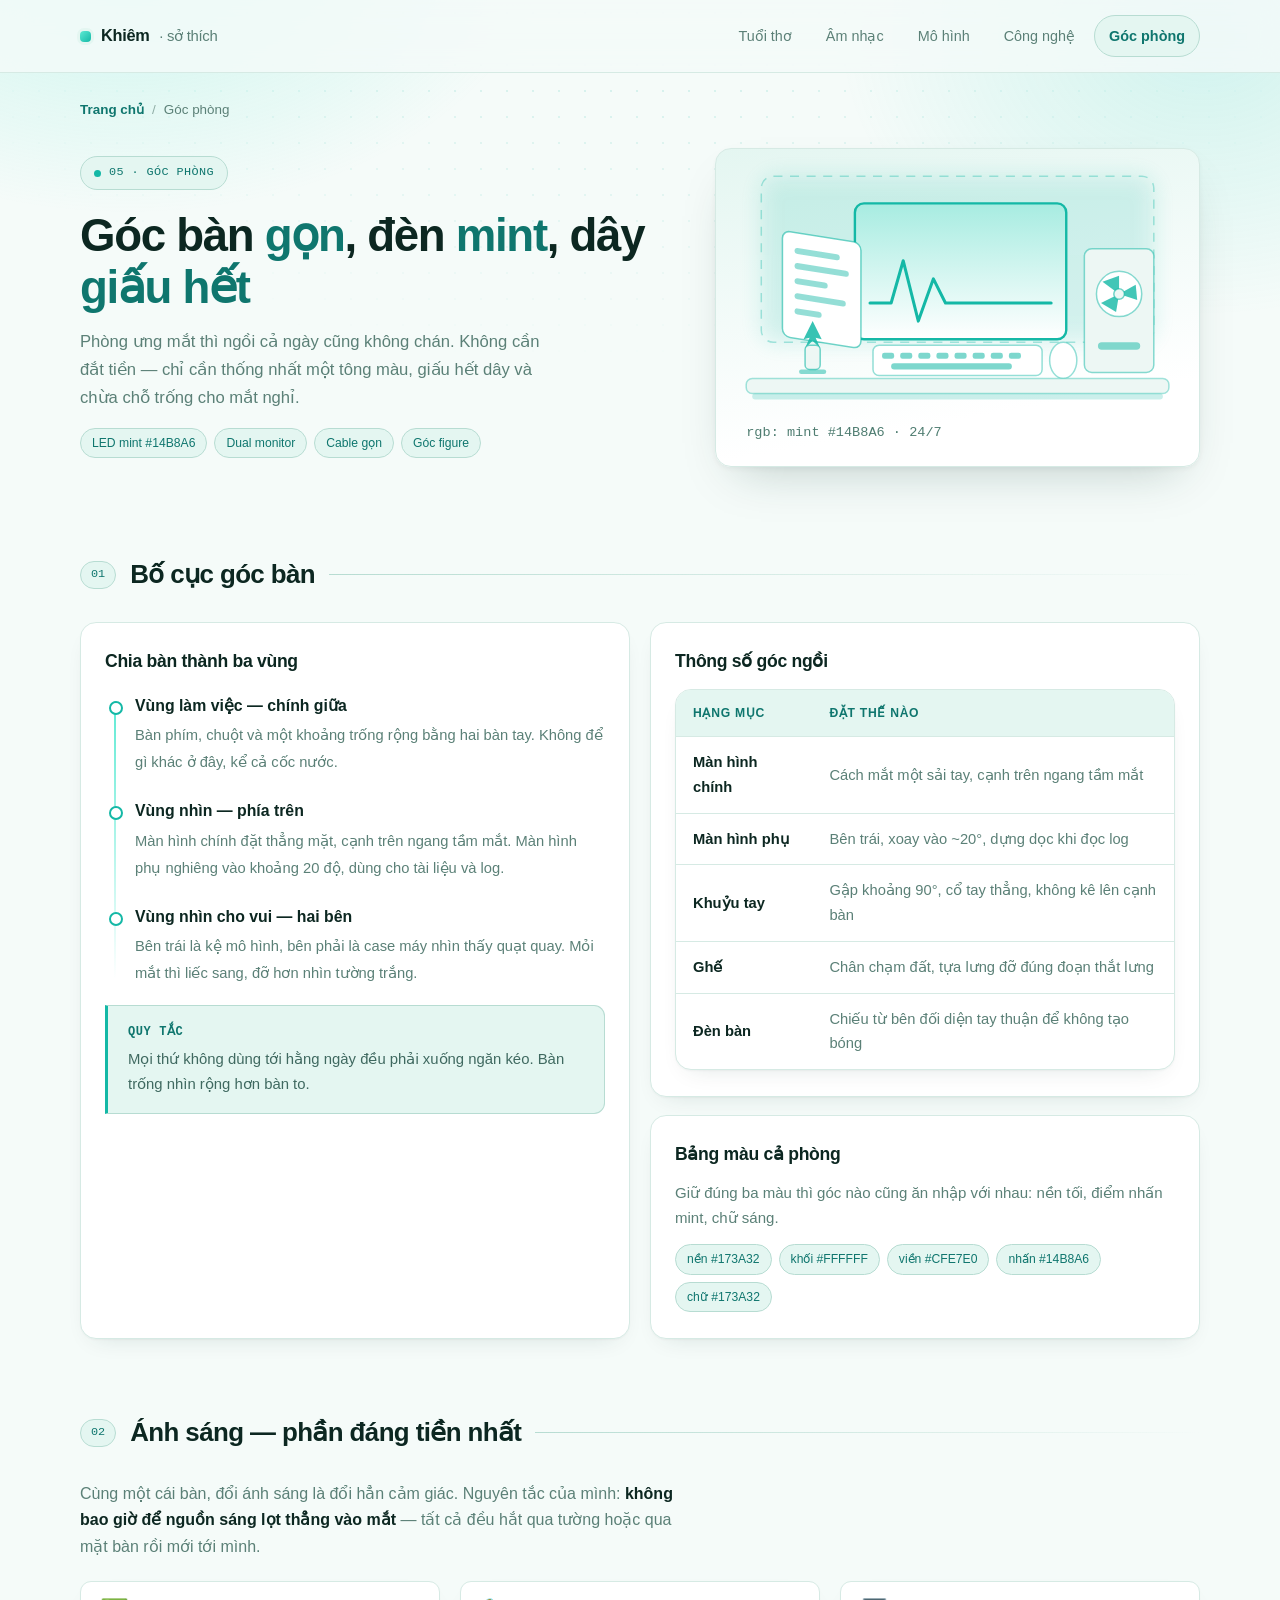
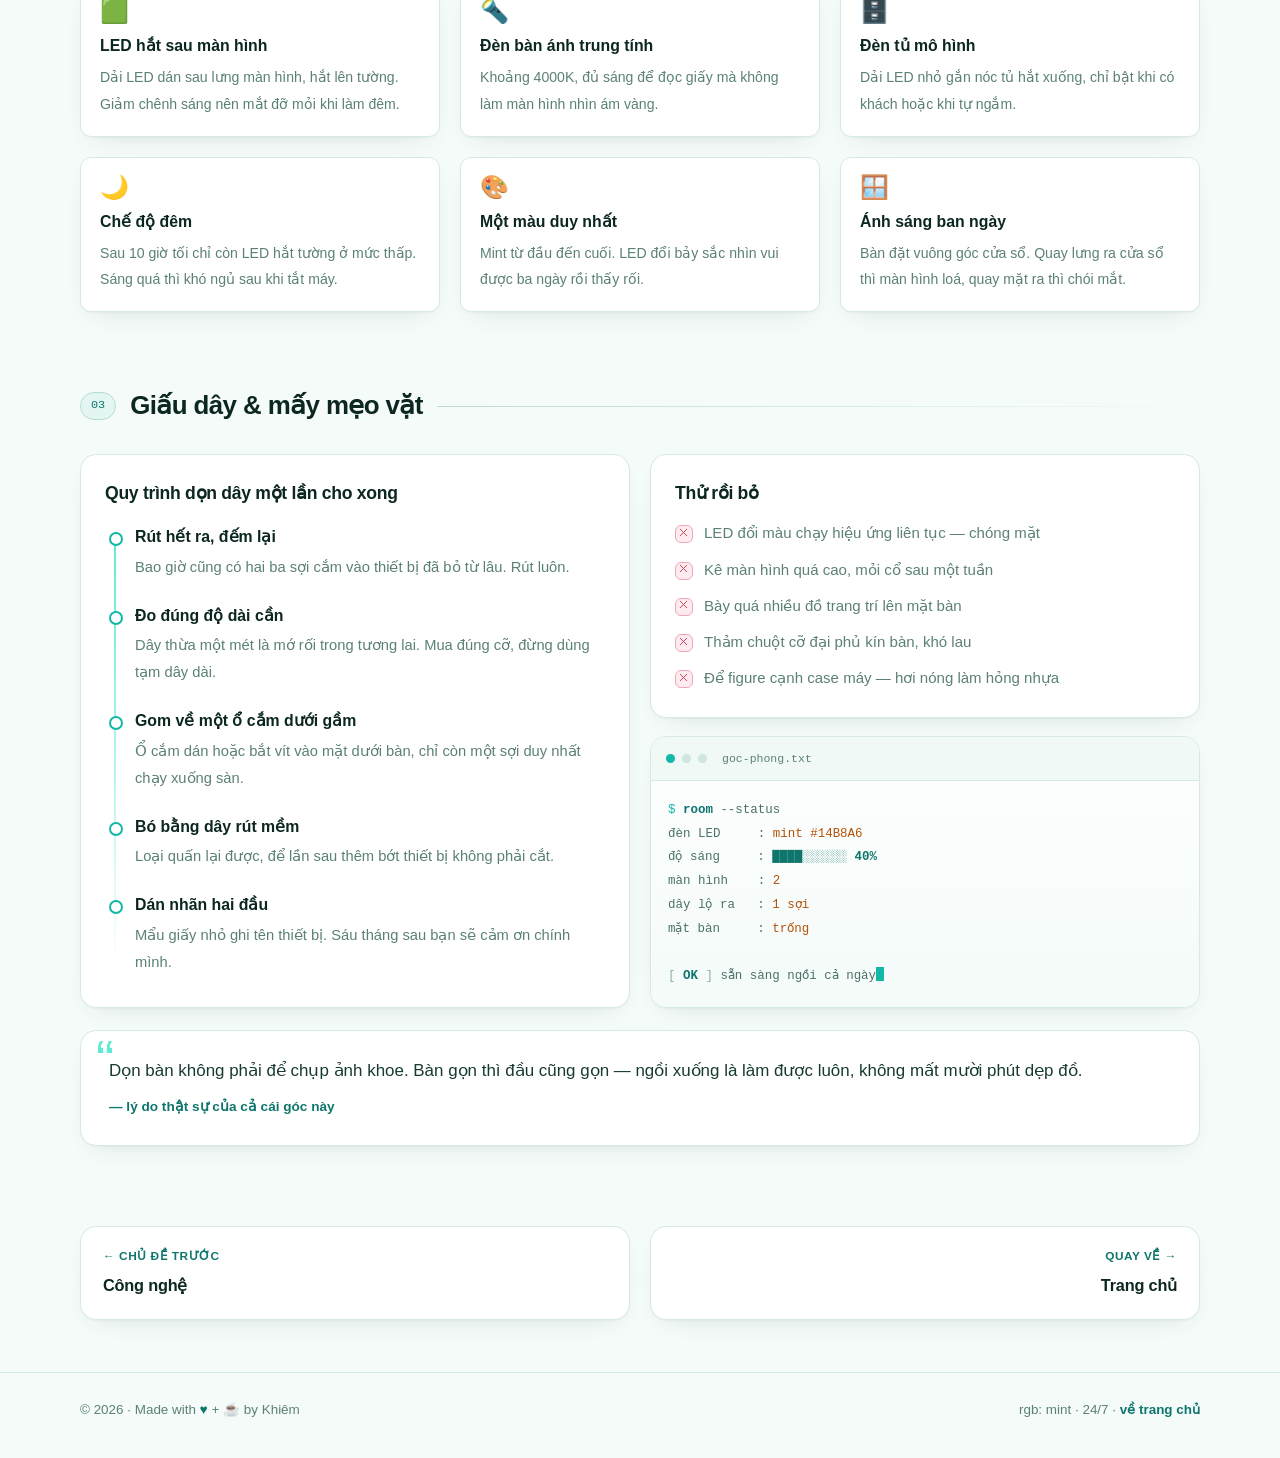
<file: goc-phong.html>
<!DOCTYPE html>
<html lang="vi">
<head>
<meta charset="UTF-8">
<meta name="viewport" content="width=device-width, initial-scale=1.0">
<meta name="description" content="Góc phòng phong cách tech: bố cục bàn làm việc, ánh sáng LED mint, thiết bị, cách giấu dây và những thứ đã thử rồi bỏ.">
<meta name="theme-color" content="#F5FBF9">
<title>Góc phòng · Setup &amp; decor tech — Sở thích của Khiêm</title>
<link rel="stylesheet" href="assets/style.css">
</head>
<body>

<header>
  <div class="wrap bar">
    <a class="logo" href="index.html"><span class="dot"></span>Khiêm <i>· sở thích</i></a>
    <nav>
      <a href="tuoi-tho.html">Tuổi thơ</a>
      <a href="am-nhac.html">Âm nhạc</a>
      <a href="mo-hinh.html">Mô hình</a>
      <a href="cong-nghe.html">Công nghệ</a>
      <a href="goc-phong.html" class="active">Góc phòng</a>
    </nav>
  </div>
</header>

<main class="wrap">

  <div class="crumb">
    <a href="index.html">Trang chủ</a><i>/</i><span>Góc phòng</span>
  </div>

  <!-- ── HERO ───────────────────────────────── -->
  <div class="phero">
    <div>
      <span class="pill"><i class="pulse"></i> 05 · GÓC PHÒNG</span>
      <h1>Góc bàn <em>gọn</em>, đèn <em>mint</em>, dây <em>giấu hết</em></h1>
      <p class="lead">
        Phòng ưng mắt thì ngồi cả ngày cũng không chán. Không cần đắt tiền —
        chỉ cần thống nhất một tông màu, giấu hết dây và chừa chỗ trống cho mắt nghỉ.
      </p>
      <ul class="tags">
        <li>LED mint #14B8A6</li><li>Dual monitor</li><li>Cable gọn</li><li>Góc figure</li>
      </ul>
    </div>

    <div class="art">
      <svg viewBox="0 0 320 210" role="img" aria-label="Minh hoạ góc bàn làm việc với hai màn hình, case máy và đèn LED mint hắt tường">
        <defs>
          <filter id="led" x="-20%" y="-20%" width="140%" height="140%"><feGaussianBlur stdDeviation="7"/></filter>
          <linearGradient id="screen" x1="0" y1="0" x2="0" y2="1">
            <stop offset="0%" stop-color="#A7ECE1"/><stop offset="100%" stop-color="#FFFFFF"/>
          </linearGradient>
        </defs>
        <rect x="30" y="18" width="260" height="110" rx="10" fill="#14B8A6" opacity=".16" filter="url(#led)"/>
        <rect x="30" y="18" width="260" height="110" rx="8" fill="none" stroke="#14B8A6" stroke-opacity=".35" stroke-dasharray="6 5" class="glow"/>

        <rect x="92" y="36" width="140" height="90" rx="6" fill="url(#screen)" stroke="#14B8A6" stroke-width="1.6"/>
        <polyline points="102,102 116,102 124,74 134,114 144,86 152,102 222,102"
                  fill="none" stroke="#14B8A6" stroke-width="2" stroke-linecap="round" stroke-linejoin="round"/>

        <g transform="translate(44,54) skewY(9)">
          <rect x="0" y="0" width="52" height="70" rx="5" fill="#FFFFFF" stroke="#14B8A6" stroke-opacity=".6"/>
          <g fill="#14B8A6" opacity=".45">
            <rect x="8" y="10" width="30" height="4" rx="2"/><rect x="8" y="20" width="36" height="4" rx="2"/>
            <rect x="8" y="30" width="22" height="4" rx="2"/><rect x="8" y="40" width="34" height="4" rx="2"/>
            <rect x="8" y="50" width="18" height="4" rx="2"/>
          </g>
        </g>

        <rect x="244" y="66" width="46" height="82" rx="5" fill="#EDF7F4" stroke="#14B8A6" stroke-opacity=".5"/>
        <circle cx="267" cy="96" r="15" fill="#FFFFFF" stroke="#14B8A6" stroke-opacity=".5"/>
        <g class="spin" style="transform-origin:267px 96px">
          <g transform="translate(267,96)" fill="#14B8A6" opacity=".8">
            <path d="M0 0L11 -6 12 4z"/><path d="M0 0L-2 12 -12 6z"/><path d="M0 0L-11 -8 0 -12z"/>
          </g>
        </g>
        <circle cx="267" cy="96" r="3.5" fill="#EDF7F4" stroke="#14B8A6" stroke-opacity=".6"/>
        <rect x="253" y="128" width="28" height="5" rx="2.5" fill="#14B8A6" opacity=".5" class="glow"/>

        <g transform="translate(64,130)">
          <polygon points="0,-16 -6,-4 -2,-5 -5,2 0,-3 5,2 2,-5 6,-4" fill="#14B8A6" opacity=".85"/>
          <rect x="-5" y="0" width="10" height="16" rx="3" fill="#EDF7F4" stroke="#14B8A6" stroke-opacity=".6"/>
          <rect x="-9" y="16" width="18" height="3" rx="1.5" fill="#14B8A6" opacity=".5"/>
        </g>

        <rect x="104" y="130" width="112" height="20" rx="4" fill="#FFFFFF" stroke="#14B8A6" stroke-opacity=".45"/>
        <g fill="#14B8A6" opacity=".55">
          <rect x="110" y="135" width="8" height="4" rx="1.5"/><rect x="122" y="135" width="8" height="4" rx="1.5"/>
          <rect x="134" y="135" width="8" height="4" rx="1.5"/><rect x="146" y="135" width="8" height="4" rx="1.5"/>
          <rect x="158" y="135" width="8" height="4" rx="1.5"/><rect x="170" y="135" width="8" height="4" rx="1.5"/>
          <rect x="182" y="135" width="8" height="4" rx="1.5"/><rect x="194" y="135" width="8" height="4" rx="1.5"/>
          <rect x="116" y="142" width="80" height="4" rx="2"/>
        </g>
        <ellipse cx="230" cy="140" rx="9" ry="12" fill="#FFFFFF" stroke="#14B8A6" stroke-opacity=".45"/>

        <rect x="20" y="152" width="280" height="10" rx="4" fill="#EDF7F4" stroke="#14B8A6" stroke-opacity=".38"/>
        <rect x="24" y="162" width="272" height="4" rx="2" fill="#14B8A6" opacity=".22"/>
        <text x="20" y="190" font-family="monospace" font-size="9" fill="#4F7D71">rgb: mint #14B8A6 · 24/7</text>
      </svg>
    </div>
  </div>

  <!-- ── BỐ CỤC ─────────────────────────────── -->
  <section id="bo-cuc">
    <div class="head">
      <span class="num">01</span>
      <h2>Bố cục góc bàn</h2>
      <span class="dash"></span>
    </div>

    <div class="split">
      <div class="panel">
        <h3>Chia bàn thành ba vùng</h3>
        <ul class="steps" style="margin-top:16px">
          <li>
            <b>Vùng làm việc — chính giữa</b>
            <span>Bàn phím, chuột và một khoảng trống rộng bằng hai bàn tay. Không để gì khác ở đây,
                  kể cả cốc nước.</span>
          </li>
          <li>
            <b>Vùng nhìn — phía trên</b>
            <span>Màn hình chính đặt thẳng mặt, cạnh trên ngang tầm mắt. Màn hình phụ nghiêng vào
                  khoảng 20 độ, dùng cho tài liệu và log.</span>
          </li>
          <li>
            <b>Vùng nhìn cho vui — hai bên</b>
            <span>Bên trái là kệ mô hình, bên phải là case máy nhìn thấy quạt quay.
                  Mỏi mắt thì liếc sang, đỡ hơn nhìn tường trắng.</span>
          </li>
        </ul>
        <div class="note" style="margin-top:18px">
          <b>QUY TẮC</b>
          Mọi thứ không dùng tới hằng ngày đều phải xuống ngăn kéo. Bàn trống nhìn rộng
          hơn bàn to.
        </div>
      </div>

      <div>
        <div class="panel">
          <h3>Thông số góc ngồi</h3>
          <div class="tbl-wrap" style="margin-top:12px">
            <table style="min-width:0">
              <thead><tr><th>Hạng mục</th><th>Đặt thế nào</th></tr></thead>
              <tbody>
                <tr><td><b>Màn hình chính</b></td><td>Cách mắt một sải tay, cạnh trên ngang tầm mắt</td></tr>
                <tr><td><b>Màn hình phụ</b></td><td>Bên trái, xoay vào ~20°, dựng dọc khi đọc log</td></tr>
                <tr><td><b>Khuỷu tay</b></td><td>Gập khoảng 90°, cổ tay thẳng, không kê lên cạnh bàn</td></tr>
                <tr><td><b>Ghế</b></td><td>Chân chạm đất, tựa lưng đỡ đúng đoạn thắt lưng</td></tr>
                <tr><td><b>Đèn bàn</b></td><td>Chiếu từ bên đối diện tay thuận để không tạo bóng</td></tr>
              </tbody>
            </table>
          </div>
        </div>

        <div class="panel" style="margin-top:18px">
          <h3>Bảng màu cả phòng</h3>
          <p>Giữ đúng ba màu thì góc nào cũng ăn nhập với nhau: nền tối, điểm nhấn mint, chữ sáng.</p>
          <ul class="tags" style="margin-top:14px">
            <li>nền #173A32</li><li>khối #FFFFFF</li><li>viền #CFE7E0</li><li>nhấn #14B8A6</li><li>chữ #173A32</li>
          </ul>
        </div>
      </div>
    </div>
  </section>

  <!-- ── ÁNH SÁNG ───────────────────────────── -->
  <section id="anh-sang">
    <div class="head">
      <span class="num">02</span>
      <h2>Ánh sáng — phần đáng tiền nhất</h2>
      <span class="dash"></span>
    </div>

    <div class="prose" style="margin-bottom:20px">
      <p>
        Cùng một cái bàn, đổi ánh sáng là đổi hẳn cảm giác. Nguyên tắc của mình:
        <strong>không bao giờ để nguồn sáng lọt thẳng vào mắt</strong> — tất cả đều hắt qua tường
        hoặc qua mặt bàn rồi mới tới mình.
      </p>
    </div>

    <div class="split-3">
      <div class="mini">
        <span class="ic">🟩</span>
        <b>LED hắt sau màn hình</b>
        <span>Dải LED dán sau lưng màn hình, hắt lên tường. Giảm chênh sáng nên mắt đỡ mỏi khi làm đêm.</span>
      </div>
      <div class="mini">
        <span class="ic">🔦</span>
        <b>Đèn bàn ánh trung tính</b>
        <span>Khoảng 4000K, đủ sáng để đọc giấy mà không làm màn hình nhìn ám vàng.</span>
      </div>
      <div class="mini">
        <span class="ic">🗄️</span>
        <b>Đèn tủ mô hình</b>
        <span>Dải LED nhỏ gắn nóc tủ hắt xuống, chỉ bật khi có khách hoặc khi tự ngắm.</span>
      </div>
      <div class="mini">
        <span class="ic">🌙</span>
        <b>Chế độ đêm</b>
        <span>Sau 10 giờ tối chỉ còn LED hắt tường ở mức thấp. Sáng quá thì khó ngủ sau khi tắt máy.</span>
      </div>
      <div class="mini">
        <span class="ic">🎨</span>
        <b>Một màu duy nhất</b>
        <span>Mint từ đầu đến cuối. LED đổi bảy sắc nhìn vui được ba ngày rồi thấy rối.</span>
      </div>
      <div class="mini">
        <span class="ic">🪟</span>
        <b>Ánh sáng ban ngày</b>
        <span>Bàn đặt vuông góc cửa sổ. Quay lưng ra cửa sổ thì màn hình loá, quay mặt ra thì chói mắt.</span>
      </div>
    </div>
  </section>

  <!-- ── DÂY & MẸO ──────────────────────────── -->
  <section id="day-nhoc">
    <div class="head">
      <span class="num">03</span>
      <h2>Giấu dây &amp; mấy mẹo vặt</h2>
      <span class="dash"></span>
    </div>

    <div class="split">
      <div class="panel">
        <h3>Quy trình dọn dây một lần cho xong</h3>
        <ul class="steps" style="margin-top:16px">
          <li>
            <b>Rút hết ra, đếm lại</b>
            <span>Bao giờ cũng có hai ba sợi cắm vào thiết bị đã bỏ từ lâu. Rút luôn.</span>
          </li>
          <li>
            <b>Đo đúng độ dài cần</b>
            <span>Dây thừa một mét là mớ rối trong tương lai. Mua đúng cỡ, đừng dùng tạm dây dài.</span>
          </li>
          <li>
            <b>Gom về một ổ cắm dưới gầm</b>
            <span>Ổ cắm dán hoặc bắt vít vào mặt dưới bàn, chỉ còn một sợi duy nhất chạy xuống sàn.</span>
          </li>
          <li>
            <b>Bó bằng dây rút mềm</b>
            <span>Loại quấn lại được, để lần sau thêm bớt thiết bị không phải cắt.</span>
          </li>
          <li>
            <b>Dán nhãn hai đầu</b>
            <span>Mẩu giấy nhỏ ghi tên thiết bị. Sáu tháng sau bạn sẽ cảm ơn chính mình.</span>
          </li>
        </ul>
      </div>

      <div>
        <div class="panel">
          <h3>Thử rồi bỏ</h3>
          <ul class="check cross" style="margin-top:12px">
            <li>LED đổi màu chạy hiệu ứng liên tục — chóng mặt</li>
            <li>Kê màn hình quá cao, mỏi cổ sau một tuần</li>
            <li>Bày quá nhiều đồ trang trí lên mặt bàn</li>
            <li>Thảm chuột cỡ đại phủ kín bàn, khó lau</li>
            <li>Để figure cạnh case máy — hơi nóng làm hỏng nhựa</li>
          </ul>
        </div>

        <div class="term" style="margin-top:18px">
          <div class="term-bar"><i></i><i></i><i></i><b>goc-phong.txt</b></div>
<pre><span class="p">$</span> <span class="k">room</span> --status
đèn LED     : <span class="s">mint #14B8A6</span>
độ sáng     : <span class="k">████░░░░░░ 40%</span>
màn hình    : <span class="s">2</span>
dây lộ ra   : <span class="s">1 sợi</span>
mặt bàn     : <span class="s">trống</span>

<span class="c">[</span> <span class="k">OK</span> <span class="c">]</span> sẵn sàng ngồi cả ngày<span class="cur"></span></pre>
        </div>
      </div>
    </div>

    <blockquote class="quote" style="margin-top:22px">
      <p>Dọn bàn không phải để chụp ảnh khoe. Bàn gọn thì đầu cũng gọn — ngồi xuống là làm được luôn, không mất mười phút dẹp đồ.</p>
      <footer>— lý do thật sự của cả cái góc này</footer>
    </blockquote>
  </section>

  <nav class="pager" aria-label="Chuyển chủ đề">
    <a href="cong-nghe.html"><small>← CHỦ ĐỀ TRƯỚC</small><b>Công nghệ</b></a>
    <a href="index.html" class="next"><small>QUAY VỀ →</small><b>Trang chủ</b></a>
  </nav>

</main>

<footer>
  <div class="wrap foot">
    <span>© 2026 · Made with <span style="color:var(--mint)">♥</span> + <span style="color:var(--mint)">☕</span> by Khiêm</span>
    <span>rgb: mint · 24/7 · <a href="index.html">về trang chủ</a></span>
  </div>
</footer>

</body>
</html>
</file>
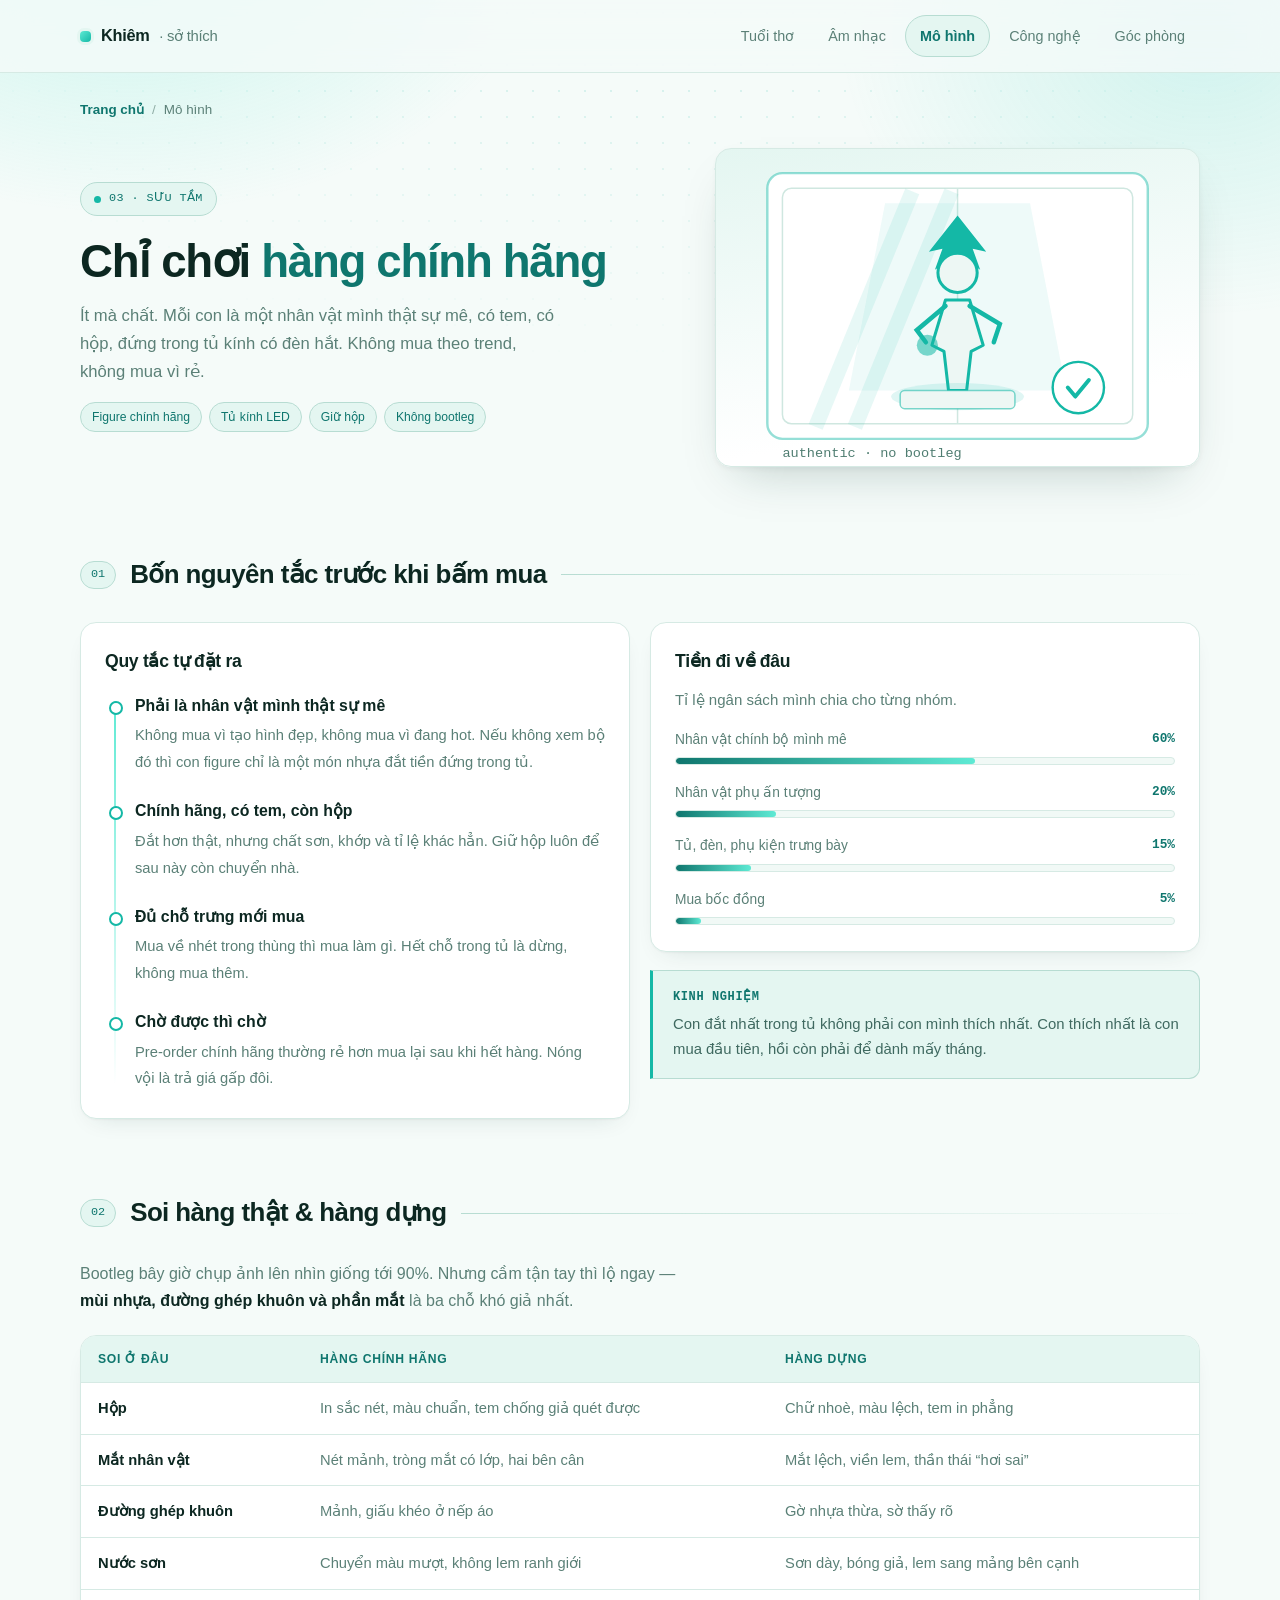
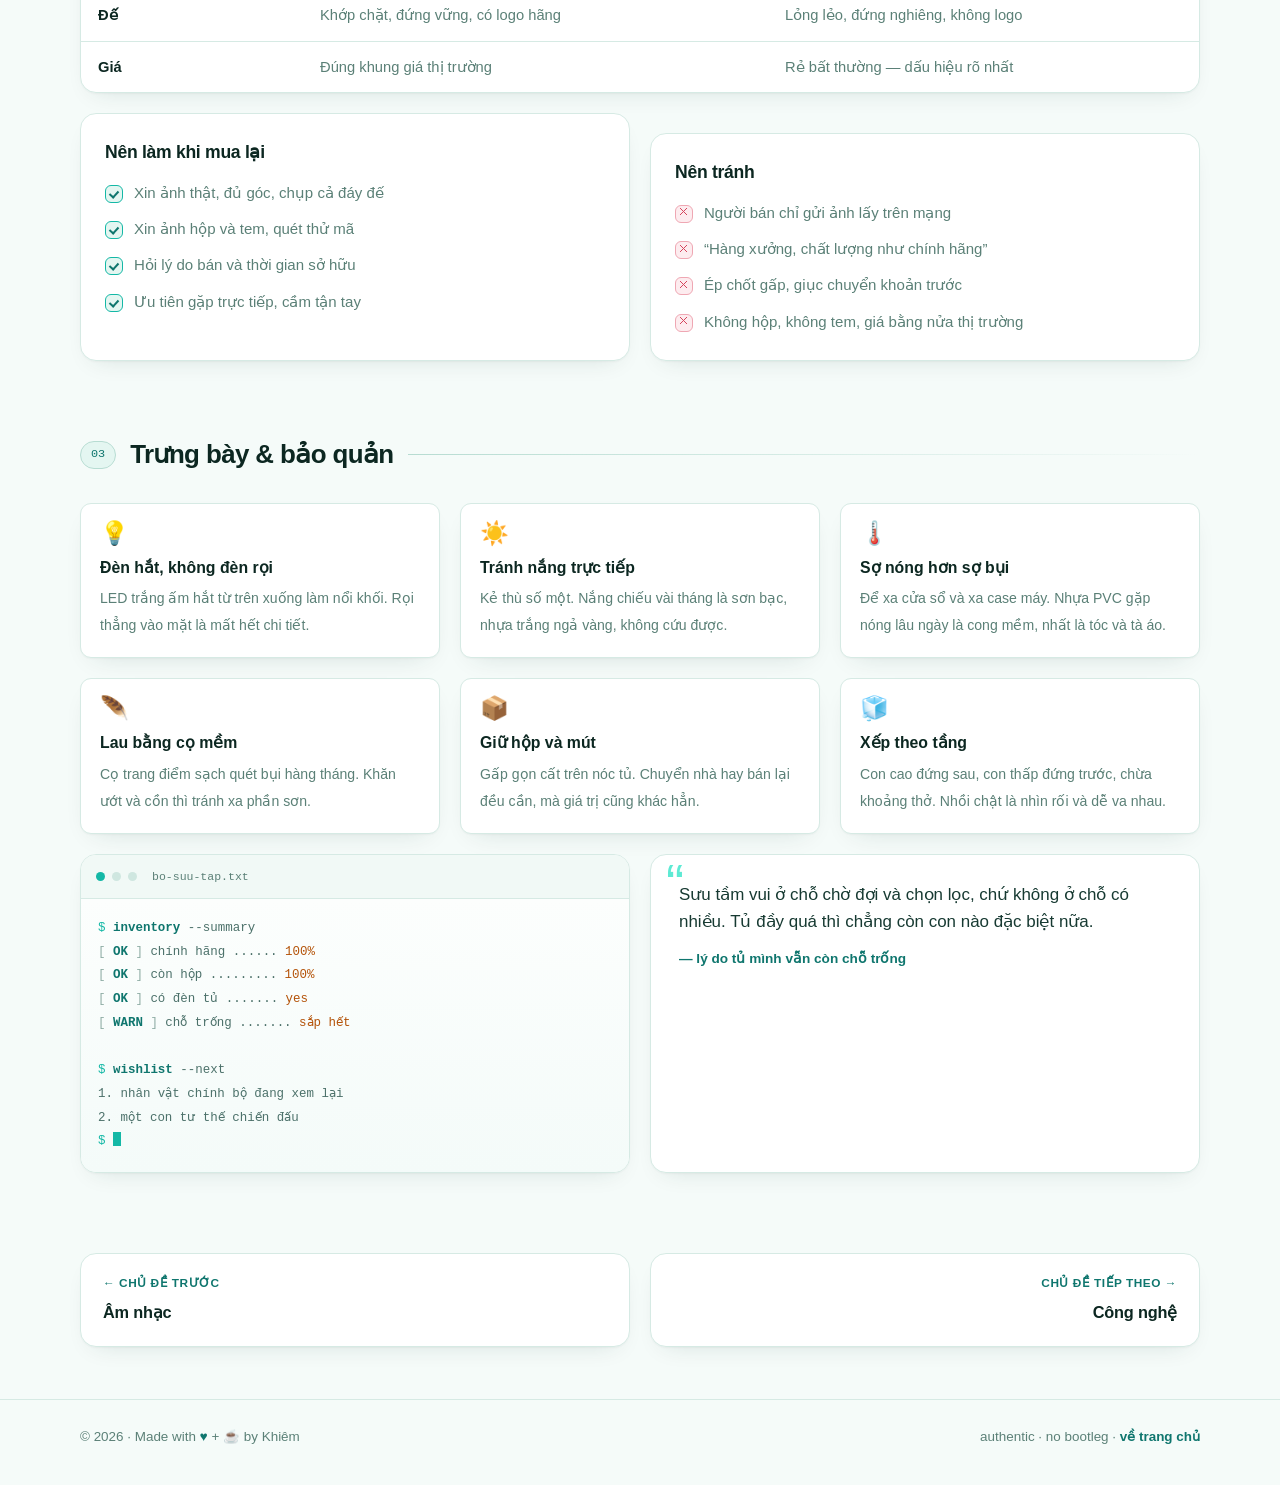
<file: mo-hinh.html>
<!DOCTYPE html>
<html lang="vi">
<head>
<meta charset="UTF-8">
<meta name="viewport" content="width=device-width, initial-scale=1.0">
<meta name="description" content="Sưu tầm mô hình chính hãng: nguyên tắc chọn, cách phân biệt hàng thật với bootleg, cách trưng bày và bảo quản trong tủ kính có đèn.">
<meta name="theme-color" content="#F5FBF9">
<title>Mô hình chính hãng · Sưu tầm &amp; trưng bày — Sở thích của Khiêm</title>
<link rel="stylesheet" href="assets/style.css">
</head>
<body>

<header>
  <div class="wrap bar">
    <a class="logo" href="index.html"><span class="dot"></span>Khiêm <i>· sở thích</i></a>
    <nav>
      <a href="tuoi-tho.html">Tuổi thơ</a>
      <a href="am-nhac.html">Âm nhạc</a>
      <a href="mo-hinh.html" class="active">Mô hình</a>
      <a href="cong-nghe.html">Công nghệ</a>
      <a href="goc-phong.html">Góc phòng</a>
    </nav>
  </div>
</header>

<main class="wrap">

  <div class="crumb">
    <a href="index.html">Trang chủ</a><i>/</i><span>Mô hình</span>
  </div>

  <!-- ── HERO ───────────────────────────────── -->
  <div class="phero">
    <div>
      <span class="pill"><i class="pulse"></i> 03 · SƯU TẦM</span>
      <h1>Chỉ chơi <em>hàng chính hãng</em></h1>
      <p class="lead">
        Ít mà chất. Mỗi con là một nhân vật mình thật sự mê, có tem, có hộp,
        đứng trong tủ kính có đèn hắt. Không mua theo trend, không mua vì rẻ.
      </p>
      <ul class="tags">
        <li>Figure chính hãng</li><li>Tủ kính LED</li><li>Giữ hộp</li><li>Không bootleg</li>
      </ul>
    </div>

    <div class="art">
      <svg viewBox="0 0 320 210" role="img" aria-label="Minh hoạ mô hình nhân vật trong tủ kính có đèn và tem xác thực">
        <rect x="34" y="16" width="252" height="176" rx="10" fill="#FFFFFF" stroke="#14B8A6" stroke-opacity=".45" stroke-width="1.6"/>
        <rect x="44" y="26" width="232" height="156" rx="6" fill="none" stroke="#CFE7E0"/>
        <line x1="160" y1="26" x2="160" y2="182" stroke="#CFE7E0"/>
        <g stroke="#14B8A6" stroke-opacity=".10" stroke-width="10">
          <line x1="66" y1="184" x2="130" y2="28"/><line x1="92" y1="184" x2="156" y2="28"/>
        </g>
        <path d="M112 36h96l24 124H88z" fill="#14B8A6" opacity=".07"/>
        <g class="float">
          <polygon points="160,44 141,68 150,66 145,80 160,70 175,80 170,66 179,68" fill="#14B8A6"/>
          <circle cx="160" cy="82" r="13" fill="#EDF7F4" stroke="#14B8A6" stroke-width="2"/>
          <path d="M152 100h16l9 30-8 4-3 26h-12l-3-26-8-4z" fill="#EDF7F4" stroke="#14B8A6" stroke-width="2" stroke-linejoin="round"/>
          <path d="M152 104l-19 16 6 8" fill="none" stroke="#14B8A6" stroke-width="3" stroke-linecap="round"/>
          <path d="M168 104l20 12-4 12" fill="none" stroke="#14B8A6" stroke-width="3" stroke-linecap="round"/>
          <circle cx="140" cy="130" r="7" fill="#14B8A6" opacity=".55" class="glow"/>
        </g>
        <ellipse cx="160" cy="164" rx="44" ry="9" fill="#14B8A6" opacity=".13"/>
        <rect x="122" y="160" width="76" height="12" rx="3" fill="#EDF7F4" stroke="#14B8A6" stroke-opacity=".55"/>
        <g transform="translate(240,158)">
          <circle r="17" fill="#FFFFFF" stroke="#14B8A6" stroke-width="1.6"/>
          <path d="M-7 0l5 6 9-11" fill="none" stroke="#14B8A6" stroke-width="2.6" stroke-linecap="round" stroke-linejoin="round"/>
        </g>
        <text x="44" y="204" font-family="monospace" font-size="9" fill="#4F7D71">authentic · no bootleg</text>
      </svg>
    </div>
  </div>

  <!-- ── NGUYÊN TẮC ─────────────────────────── -->
  <section id="nguyen-tac">
    <div class="head">
      <span class="num">01</span>
      <h2>Bốn nguyên tắc trước khi bấm mua</h2>
      <span class="dash"></span>
    </div>

    <div class="split">
      <div class="panel">
        <h3>Quy tắc tự đặt ra</h3>
        <ul class="steps" style="margin-top:16px">
          <li>
            <b>Phải là nhân vật mình thật sự mê</b>
            <span>Không mua vì tạo hình đẹp, không mua vì đang hot. Nếu không xem bộ đó thì con figure
                  chỉ là một món nhựa đắt tiền đứng trong tủ.</span>
          </li>
          <li>
            <b>Chính hãng, có tem, còn hộp</b>
            <span>Đắt hơn thật, nhưng chất sơn, khớp và tỉ lệ khác hẳn. Giữ hộp luôn để sau này còn chuyển nhà.</span>
          </li>
          <li>
            <b>Đủ chỗ trưng mới mua</b>
            <span>Mua về nhét trong thùng thì mua làm gì. Hết chỗ trong tủ là dừng, không mua thêm.</span>
          </li>
          <li>
            <b>Chờ được thì chờ</b>
            <span>Pre-order chính hãng thường rẻ hơn mua lại sau khi hết hàng. Nóng vội là trả giá gấp đôi.</span>
          </li>
        </ul>
      </div>

      <div>
        <div class="panel">
          <h3>Tiền đi về đâu</h3>
          <p style="margin-bottom:16px">Tỉ lệ ngân sách mình chia cho từng nhóm.</p>
          <ul class="bars">
            <li><span>Nhân vật chính bộ mình mê <b>60%</b></span><div class="track"><i class="fill" style="width:60%"></i></div></li>
            <li><span>Nhân vật phụ ấn tượng <b>20%</b></span><div class="track"><i class="fill" style="width:20%"></i></div></li>
            <li><span>Tủ, đèn, phụ kiện trưng bày <b>15%</b></span><div class="track"><i class="fill" style="width:15%"></i></div></li>
            <li><span>Mua bốc đồng <b>5%</b></span><div class="track"><i class="fill" style="width:5%"></i></div></li>
          </ul>
        </div>

        <div class="note" style="margin-top:18px">
          <b>KINH NGHIỆM</b>
          Con đắt nhất trong tủ không phải con mình thích nhất. Con thích nhất là con
          mua đầu tiên, hồi còn phải để dành mấy tháng.
        </div>
      </div>
    </div>
  </section>

  <!-- ── SOI HÀNG ───────────────────────────── -->
  <section id="soi-hang">
    <div class="head">
      <span class="num">02</span>
      <h2>Soi hàng thật &amp; hàng dựng</h2>
      <span class="dash"></span>
    </div>

    <div class="prose" style="margin-bottom:20px">
      <p>
        Bootleg bây giờ chụp ảnh lên nhìn giống tới 90%. Nhưng cầm tận tay thì lộ ngay —
        <strong>mùi nhựa, đường ghép khuôn và phần mắt</strong> là ba chỗ khó giả nhất.
      </p>
    </div>

    <div class="tbl-wrap">
      <table>
        <thead>
          <tr><th>Soi ở đâu</th><th>Hàng chính hãng</th><th>Hàng dựng</th></tr>
        </thead>
        <tbody>
          <tr><td><b>Hộp</b></td><td>In sắc nét, màu chuẩn, tem chống giả quét được</td><td>Chữ nhoè, màu lệch, tem in phẳng</td></tr>
          <tr><td><b>Mắt nhân vật</b></td><td>Nét mảnh, tròng mắt có lớp, hai bên cân</td><td>Mắt lệch, viền lem, thần thái “hơi sai”</td></tr>
          <tr><td><b>Đường ghép khuôn</b></td><td>Mảnh, giấu khéo ở nếp áo</td><td>Gờ nhựa thừa, sờ thấy rõ</td></tr>
          <tr><td><b>Nước sơn</b></td><td>Chuyển màu mượt, không lem ranh giới</td><td>Sơn dày, bóng giả, lem sang mảng bên cạnh</td></tr>
          <tr><td><b>Đế</b></td><td>Khớp chặt, đứng vững, có logo hãng</td><td>Lỏng lẻo, đứng nghiêng, không logo</td></tr>
          <tr><td><b>Giá</b></td><td>Đúng khung giá thị trường</td><td>Rẻ bất thường — dấu hiệu rõ nhất</td></tr>
        </tbody>
      </table>
    </div>

    <div class="split" style="margin-top:20px">
      <div class="panel">
        <h3>Nên làm khi mua lại</h3>
        <ul class="check" style="margin-top:12px">
          <li>Xin ảnh thật, đủ góc, chụp cả đáy đế</li>
          <li>Xin ảnh hộp và tem, quét thử mã</li>
          <li>Hỏi lý do bán và thời gian sở hữu</li>
          <li>Ưu tiên gặp trực tiếp, cầm tận tay</li>
        </ul>
      </div>
      <div class="panel">
        <h3>Nên tránh</h3>
        <ul class="check cross" style="margin-top:12px">
          <li>Người bán chỉ gửi ảnh lấy trên mạng</li>
          <li>“Hàng xưởng, chất lượng như chính hãng”</li>
          <li>Ép chốt gấp, giục chuyển khoản trước</li>
          <li>Không hộp, không tem, giá bằng nửa thị trường</li>
        </ul>
      </div>
    </div>
  </section>

  <!-- ── TRƯNG BÀY ──────────────────────────── -->
  <section id="trung-bay">
    <div class="head">
      <span class="num">03</span>
      <h2>Trưng bày &amp; bảo quản</h2>
      <span class="dash"></span>
    </div>

    <div class="split-3">
      <div class="mini">
        <span class="ic">💡</span>
        <b>Đèn hắt, không đèn rọi</b>
        <span>LED trắng ấm hắt từ trên xuống làm nổi khối. Rọi thẳng vào mặt là mất hết chi tiết.</span>
      </div>
      <div class="mini">
        <span class="ic">☀️</span>
        <b>Tránh nắng trực tiếp</b>
        <span>Kẻ thù số một. Nắng chiếu vài tháng là sơn bạc, nhựa trắng ngả vàng, không cứu được.</span>
      </div>
      <div class="mini">
        <span class="ic">🌡️</span>
        <b>Sợ nóng hơn sợ bụi</b>
        <span>Để xa cửa sổ và xa case máy. Nhựa PVC gặp nóng lâu ngày là cong mềm, nhất là tóc và tà áo.</span>
      </div>
      <div class="mini">
        <span class="ic">🪶</span>
        <b>Lau bằng cọ mềm</b>
        <span>Cọ trang điểm sạch quét bụi hàng tháng. Khăn ướt và cồn thì tránh xa phần sơn.</span>
      </div>
      <div class="mini">
        <span class="ic">📦</span>
        <b>Giữ hộp và mút</b>
        <span>Gấp gọn cất trên nóc tủ. Chuyển nhà hay bán lại đều cần, mà giá trị cũng khác hẳn.</span>
      </div>
      <div class="mini">
        <span class="ic">🧊</span>
        <b>Xếp theo tầng</b>
        <span>Con cao đứng sau, con thấp đứng trước, chừa khoảng thở. Nhồi chật là nhìn rối và dễ va nhau.</span>
      </div>
    </div>

    <div class="split" style="margin-top:20px">
      <div class="term">
        <div class="term-bar"><i></i><i></i><i></i><b>bo-suu-tap.txt</b></div>
<pre><span class="p">$</span> <span class="k">inventory</span> --summary
<span class="c">[</span> <span class="k">OK</span> <span class="c">]</span> chính hãng ...... <span class="s">100%</span>
<span class="c">[</span> <span class="k">OK</span> <span class="c">]</span> còn hộp ......... <span class="s">100%</span>
<span class="c">[</span> <span class="k">OK</span> <span class="c">]</span> có đèn tủ ....... <span class="s">yes</span>
<span class="c">[</span> <span class="k">WARN</span> <span class="c">]</span> chỗ trống ....... <span class="s">sắp hết</span>

<span class="p">$</span> <span class="k">wishlist</span> --next
1. nhân vật chính bộ đang xem lại
2. một con tư thế chiến đấu
<span class="p">$</span> <span class="cur"></span></pre>
      </div>

      <blockquote class="quote">
        <p>Sưu tầm vui ở chỗ chờ đợi và chọn lọc, chứ không ở chỗ có nhiều. Tủ đầy quá thì chẳng còn con nào đặc biệt nữa.</p>
        <footer>— lý do tủ mình vẫn còn chỗ trống</footer>
      </blockquote>
    </div>
  </section>

  <nav class="pager" aria-label="Chuyển chủ đề">
    <a href="am-nhac.html"><small>← CHỦ ĐỀ TRƯỚC</small><b>Âm nhạc</b></a>
    <a href="cong-nghe.html" class="next"><small>CHỦ ĐỀ TIẾP THEO →</small><b>Công nghệ</b></a>
  </nav>

</main>

<footer>
  <div class="wrap foot">
    <span>© 2026 · Made with <span style="color:var(--mint)">♥</span> + <span style="color:var(--mint)">☕</span> by Khiêm</span>
    <span>authentic · no bootleg · <a href="index.html">về trang chủ</a></span>
  </div>
</footer>

</body>
</html>
</file>
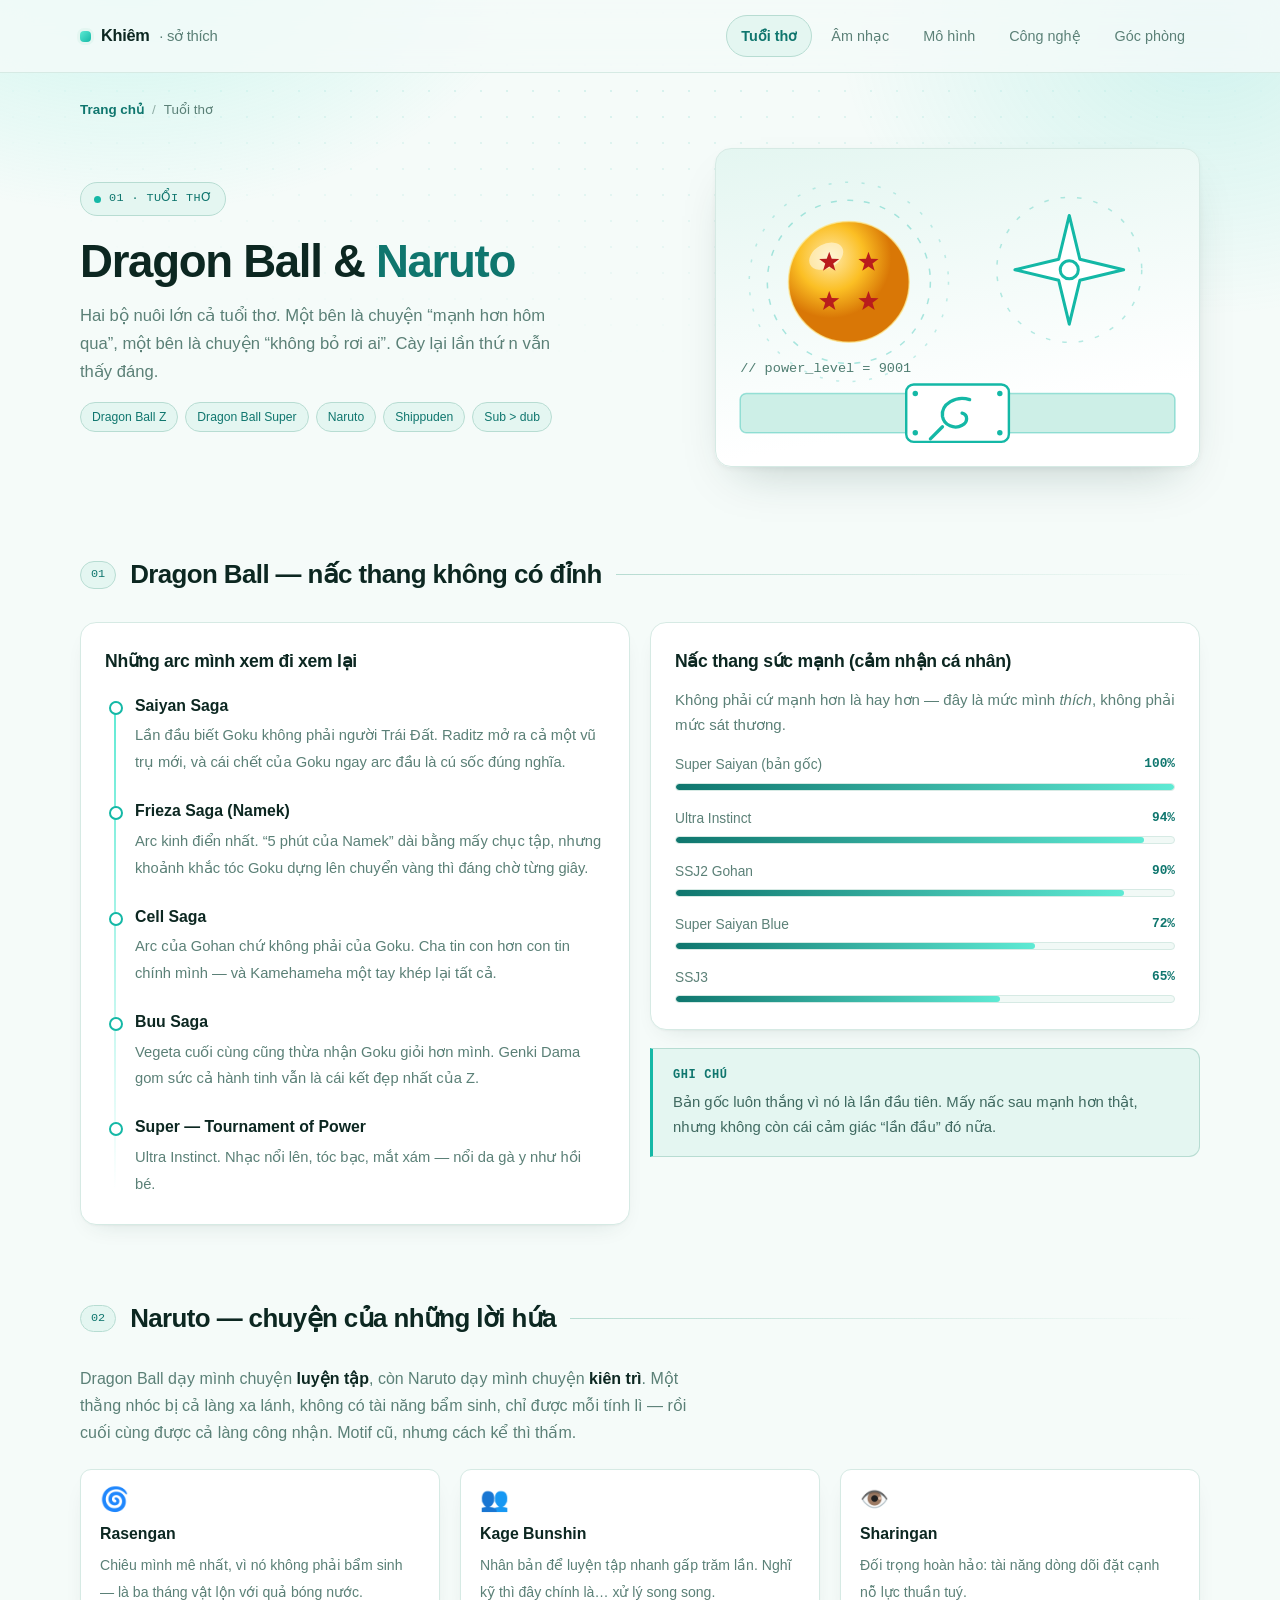
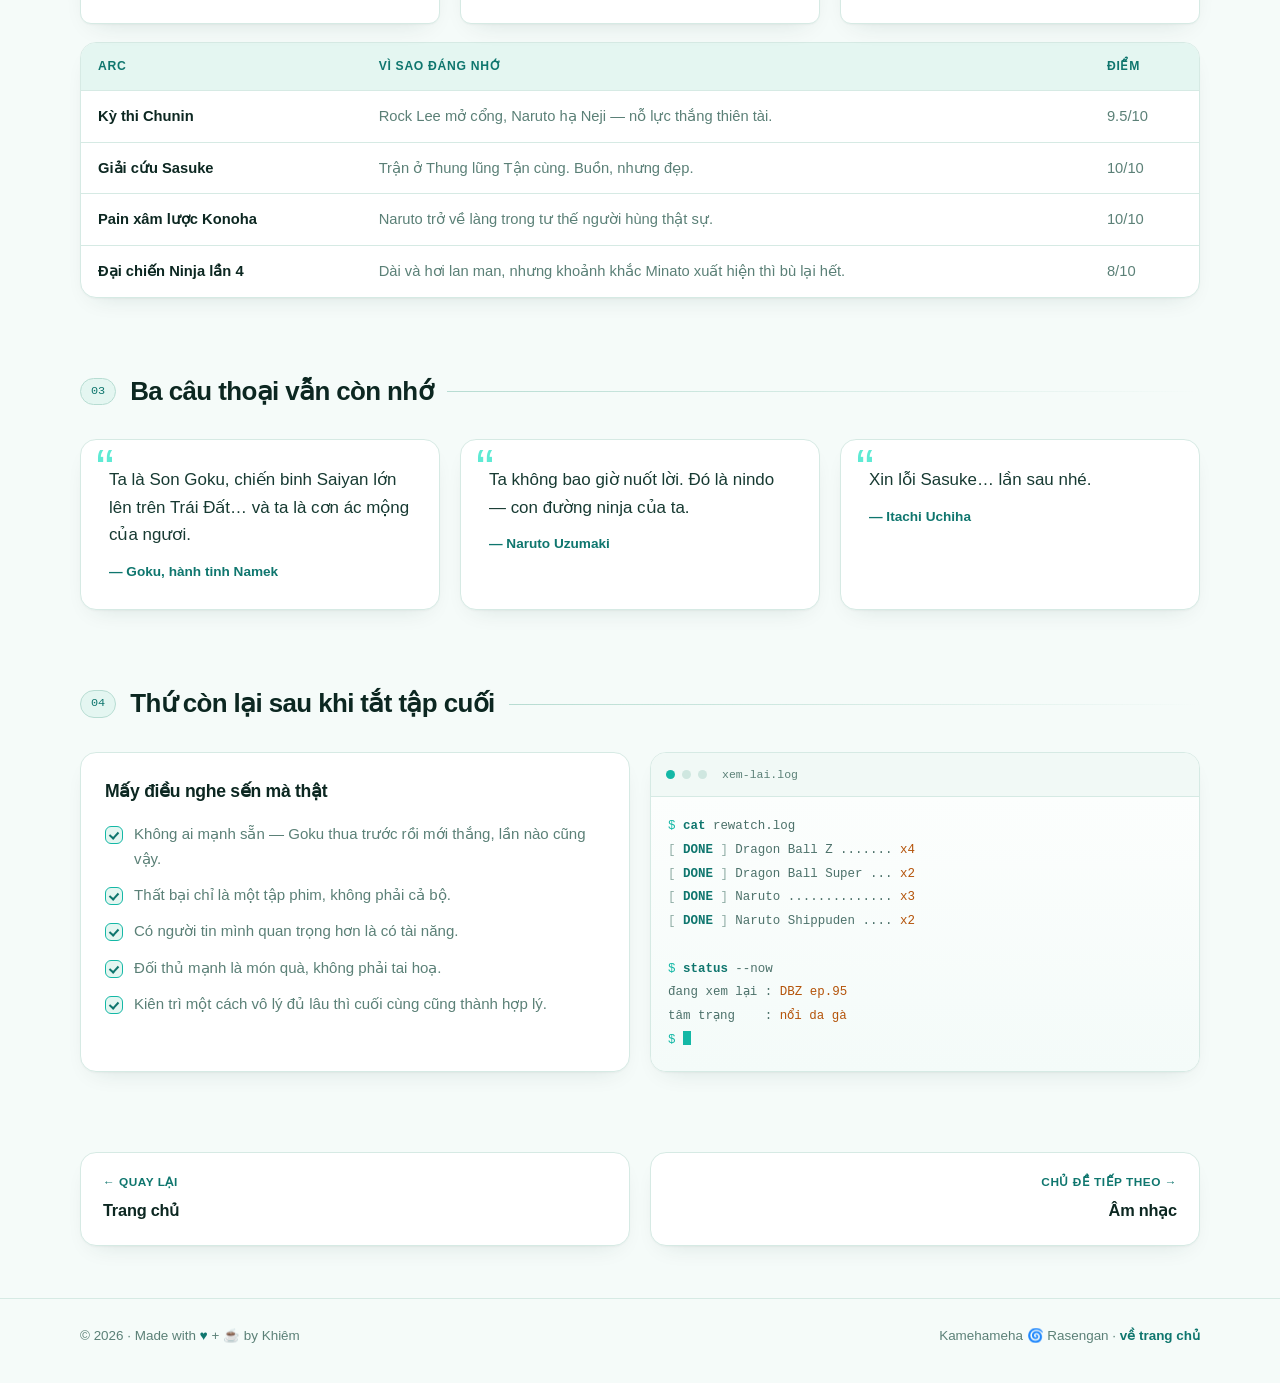
<file: tuoi-tho.html>
<!DOCTYPE html>
<html lang="vi">
<head>
<meta charset="UTF-8">
<meta name="viewport" content="width=device-width, initial-scale=1.0">
<meta name="description" content="Góc anime: Dragon Ball và Naruto — các arc đáng nhớ, nấc thang sức mạnh, những cảnh nổi da gà và bài học đọng lại.">
<meta name="theme-color" content="#F5FBF9">
<title>Tuổi thơ · Dragon Ball &amp; Naruto — Sở thích của Khiêm</title>
<link rel="stylesheet" href="assets/style.css">
</head>
<body>

<header>
  <div class="wrap bar">
    <a class="logo" href="index.html"><span class="dot"></span>Khiêm <i>· sở thích</i></a>
    <nav>
      <a href="tuoi-tho.html" class="active">Tuổi thơ</a>
      <a href="am-nhac.html">Âm nhạc</a>
      <a href="mo-hinh.html">Mô hình</a>
      <a href="cong-nghe.html">Công nghệ</a>
      <a href="goc-phong.html">Góc phòng</a>
    </nav>
  </div>
</header>

<main class="wrap">

  <div class="crumb">
    <a href="index.html">Trang chủ</a><i>/</i><span>Tuổi thơ</span>
  </div>

  <!-- ── HERO ───────────────────────────────── -->
  <div class="phero">
    <div>
      <span class="pill"><i class="pulse"></i> 01 · TUỔI THƠ</span>
      <h1>Dragon Ball &amp; <em>Naruto</em></h1>
      <p class="lead">
        Hai bộ nuôi lớn cả tuổi thơ. Một bên là chuyện “mạnh hơn hôm qua”,
        một bên là chuyện “không bỏ rơi ai”. Cày lại lần thứ n vẫn thấy đáng.
      </p>
      <ul class="tags">
        <li>Dragon Ball Z</li><li>Dragon Ball Super</li><li>Naruto</li><li>Shippuden</li><li>Sub &gt; dub</li>
      </ul>
    </div>

    <div class="art">
      <svg viewBox="0 0 320 210" role="img" aria-label="Minh hoạ ngọc rồng bốn sao và phi tiêu ninja xoay">
        <defs>
          <radialGradient id="ball" cx="35%" cy="30%">
            <stop offset="0%" stop-color="#FFE9A8"/>
            <stop offset="55%" stop-color="#FBBF24"/>
            <stop offset="100%" stop-color="#D97706"/>
          </radialGradient>
          <g id="star">
            <polygon points="0,-7 1.65,-2.27 6.66,-2.16 2.66,0.87 4.11,5.66 0,2.8 -4.11,5.66 -2.66,0.87 -6.66,-2.16 -1.65,-2.27" fill="#B91C1C"/>
          </g>
        </defs>

        <circle cx="88" cy="88" r="54" fill="none" stroke="#14B8A6" stroke-opacity=".34" stroke-dasharray="4 7"/>
        <circle cx="88" cy="88" r="66" fill="none" stroke="#14B8A6" stroke-opacity=".24" stroke-dasharray="2 9" class="spin" style="transform-origin:88px 88px"/>
        <g class="float">
          <circle cx="88" cy="88" r="40" fill="url(#ball)"/>
          <circle cx="88" cy="88" r="40" fill="none" stroke="#FDE68A" stroke-opacity=".7"/>
          <ellipse cx="73" cy="71" rx="12" ry="8" fill="#FFFDF0" opacity=".55" transform="rotate(-28 73 71)"/>
          <use href="#star" transform="translate(75,75)"/>
          <use href="#star" transform="translate(101,75)"/>
          <use href="#star" transform="translate(75,101)"/>
          <use href="#star" transform="translate(101,101)"/>
        </g>

        <circle cx="234" cy="80" r="48" fill="none" stroke="#14B8A6" stroke-opacity=".3" stroke-dasharray="3 8"/>
        <g class="spin" style="transform-origin:234px 80px">
          <g transform="translate(234,80)">
            <polygon points="0,-36 7,-7 36,0 7,7 0,36 -7,7 -36,0 -7,-7"
                     fill="#FFFFFF" stroke="#14B8A6" stroke-width="2" stroke-linejoin="round"/>
            <circle r="6" fill="none" stroke="#14B8A6" stroke-width="2"/>
          </g>
        </g>

        <rect x="16" y="162" width="288" height="26" rx="4" fill="#CDEFE7" stroke="#14B8A6" stroke-opacity=".38"/>
        <rect x="126" y="156" width="68" height="38" rx="5" fill="#FFFFFF" stroke="#14B8A6" stroke-width="1.6"/>
        <circle cx="132" cy="162" r="1.8" fill="#14B8A6"/><circle cx="188" cy="162" r="1.8" fill="#14B8A6"/>
        <circle cx="132" cy="188" r="1.8" fill="#14B8A6"/><circle cx="188" cy="188" r="1.8" fill="#14B8A6"/>
        <path d="M168 166c-9-3-19 3-18 11 1 6 8 9 13 6 4-2 4-7 0-8" fill="none" stroke="#14B8A6" stroke-width="2.2" stroke-linecap="round"/>
        <path d="M150 184l-8 8" fill="none" stroke="#14B8A6" stroke-width="2.2" stroke-linecap="round"/>
        <text x="16" y="148" font-family="monospace" font-size="9" fill="#4F7D71">// power_level = 9001</text>
      </svg>
    </div>
  </div>

  <!-- ── DRAGON BALL ────────────────────────── -->
  <section id="dragon-ball">
    <div class="head">
      <span class="num">01</span>
      <h2>Dragon Ball — nấc thang không có đỉnh</h2>
      <span class="dash"></span>
    </div>

    <div class="split">
      <div class="panel">
        <h3>Những arc mình xem đi xem lại</h3>
        <ul class="steps" style="margin-top:16px">
          <li>
            <b>Saiyan Saga</b>
            <span>Lần đầu biết Goku không phải người Trái Đất. Raditz mở ra cả một vũ trụ mới,
                  và cái chết của Goku ngay arc đầu là cú sốc đúng nghĩa.</span>
          </li>
          <li>
            <b>Frieza Saga (Namek)</b>
            <span>Arc kinh điển nhất. “5 phút của Namek” dài bằng mấy chục tập, nhưng khoảnh khắc
                  tóc Goku dựng lên chuyển vàng thì đáng chờ từng giây.</span>
          </li>
          <li>
            <b>Cell Saga</b>
            <span>Arc của Gohan chứ không phải của Goku. Cha tin con hơn con tin chính mình —
                  và Kamehameha một tay khép lại tất cả.</span>
          </li>
          <li>
            <b>Buu Saga</b>
            <span>Vegeta cuối cùng cũng thừa nhận Goku giỏi hơn mình. Genki Dama gom sức cả hành tinh
                  vẫn là cái kết đẹp nhất của Z.</span>
          </li>
          <li>
            <b>Super — Tournament of Power</b>
            <span>Ultra Instinct. Nhạc nổi lên, tóc bạc, mắt xám — nổi da gà y như hồi bé.</span>
          </li>
        </ul>
      </div>

      <div>
        <div class="panel">
          <h3>Nấc thang sức mạnh (cảm nhận cá nhân)</h3>
          <p style="margin-bottom:16px">Không phải cứ mạnh hơn là hay hơn — đây là mức mình <em>thích</em>, không phải mức sát thương.</p>
          <ul class="bars">
            <li>
              <span>Super Saiyan (bản gốc) <b>100%</b></span>
              <div class="track"><i class="fill" style="width:100%"></i></div>
            </li>
            <li>
              <span>Ultra Instinct <b>94%</b></span>
              <div class="track"><i class="fill" style="width:94%"></i></div>
            </li>
            <li>
              <span>SSJ2 Gohan <b>90%</b></span>
              <div class="track"><i class="fill" style="width:90%"></i></div>
            </li>
            <li>
              <span>Super Saiyan Blue <b>72%</b></span>
              <div class="track"><i class="fill" style="width:72%"></i></div>
            </li>
            <li>
              <span>SSJ3 <b>65%</b></span>
              <div class="track"><i class="fill" style="width:65%"></i></div>
            </li>
          </ul>
        </div>

        <div class="note" style="margin-top:18px">
          <b>GHI CHÚ</b>
          Bản gốc luôn thắng vì nó là lần đầu tiên. Mấy nấc sau mạnh hơn thật,
          nhưng không còn cái cảm giác “lần đầu” đó nữa.
        </div>
      </div>
    </div>
  </section>

  <!-- ── NARUTO ─────────────────────────────── -->
  <section id="naruto">
    <div class="head">
      <span class="num">02</span>
      <h2>Naruto — chuyện của những lời hứa</h2>
      <span class="dash"></span>
    </div>

    <div class="prose" style="margin-bottom:22px">
      <p>
        Dragon Ball dạy mình chuyện <strong>luyện tập</strong>, còn Naruto dạy mình chuyện <strong>kiên trì</strong>.
        Một thằng nhóc bị cả làng xa lánh, không có tài năng bẩm sinh, chỉ được mỗi tính lì —
        rồi cuối cùng được cả làng công nhận. Motif cũ, nhưng cách kể thì thấm.
      </p>
    </div>

    <div class="split-3">
      <div class="mini">
        <span class="ic">🌀</span>
        <b>Rasengan</b>
        <span>Chiêu mình mê nhất, vì nó không phải bẩm sinh — là ba tháng vật lộn với quả bóng nước.</span>
      </div>
      <div class="mini">
        <span class="ic">👥</span>
        <b>Kage Bunshin</b>
        <span>Nhân bản để luyện tập nhanh gấp trăm lần. Nghĩ kỹ thì đây chính là… xử lý song song.</span>
      </div>
      <div class="mini">
        <span class="ic">👁️</span>
        <b>Sharingan</b>
        <span>Đối trọng hoàn hảo: tài năng dòng dõi đặt cạnh nỗ lực thuần tuý.</span>
      </div>
    </div>

    <div class="tbl-wrap" style="margin-top:18px">
      <table>
        <thead>
          <tr><th>Arc</th><th>Vì sao đáng nhớ</th><th>Điểm</th></tr>
        </thead>
        <tbody>
          <tr><td><b>Kỳ thi Chunin</b></td><td>Rock Lee mở cổng, Naruto hạ Neji — nỗ lực thắng thiên tài.</td><td>9.5/10</td></tr>
          <tr><td><b>Giải cứu Sasuke</b></td><td>Trận ở Thung lũng Tận cùng. Buồn, nhưng đẹp.</td><td>10/10</td></tr>
          <tr><td><b>Pain xâm lược Konoha</b></td><td>Naruto trở về làng trong tư thế người hùng thật sự.</td><td>10/10</td></tr>
          <tr><td><b>Đại chiến Ninja lần 4</b></td><td>Dài và hơi lan man, nhưng khoảnh khắc Minato xuất hiện thì bù lại hết.</td><td>8/10</td></tr>
        </tbody>
      </table>
    </div>
  </section>

  <!-- ── KHOẢNH KHẮC ────────────────────────── -->
  <section id="khoanh-khac">
    <div class="head">
      <span class="num">03</span>
      <h2>Ba câu thoại vẫn còn nhớ</h2>
      <span class="dash"></span>
    </div>

    <div class="split-3">
      <blockquote class="quote">
        <p>Ta là Son Goku, chiến binh Saiyan lớn lên trên Trái Đất… và ta là cơn ác mộng của ngươi.</p>
        <footer>— Goku, hành tinh Namek</footer>
      </blockquote>
      <blockquote class="quote">
        <p>Ta không bao giờ nuốt lời. Đó là nindo — con đường ninja của ta.</p>
        <footer>— Naruto Uzumaki</footer>
      </blockquote>
      <blockquote class="quote">
        <p>Xin lỗi Sasuke… lần sau nhé.</p>
        <footer>— Itachi Uchiha</footer>
      </blockquote>
    </div>
  </section>

  <!-- ── ĐỌNG LẠI ───────────────────────────── -->
  <section id="dong-lai">
    <div class="head">
      <span class="num">04</span>
      <h2>Thứ còn lại sau khi tắt tập cuối</h2>
      <span class="dash"></span>
    </div>

    <div class="split">
      <div class="panel">
        <h3>Mấy điều nghe sến mà thật</h3>
        <ul class="check" style="margin-top:14px">
          <li>Không ai mạnh sẵn — Goku thua trước rồi mới thắng, lần nào cũng vậy.</li>
          <li>Thất bại chỉ là một tập phim, không phải cả bộ.</li>
          <li>Có người tin mình quan trọng hơn là có tài năng.</li>
          <li>Đối thủ mạnh là món quà, không phải tai hoạ.</li>
          <li>Kiên trì một cách vô lý đủ lâu thì cuối cùng cũng thành hợp lý.</li>
        </ul>
      </div>

      <div class="term">
        <div class="term-bar"><i></i><i></i><i></i><b>xem-lai.log</b></div>
<pre><span class="p">$</span> <span class="k">cat</span> rewatch.log
<span class="c">[</span> <span class="k">DONE</span> <span class="c">]</span> Dragon Ball Z ....... <span class="s">x4</span>
<span class="c">[</span> <span class="k">DONE</span> <span class="c">]</span> Dragon Ball Super ... <span class="s">x2</span>
<span class="c">[</span> <span class="k">DONE</span> <span class="c">]</span> Naruto .............. <span class="s">x3</span>
<span class="c">[</span> <span class="k">DONE</span> <span class="c">]</span> Naruto Shippuden .... <span class="s">x2</span>

<span class="p">$</span> <span class="k">status</span> --now
đang xem lại : <span class="s">DBZ ep.95</span>
tâm trạng    : <span class="s">nổi da gà</span>
<span class="p">$</span> <span class="cur"></span></pre>
      </div>
    </div>
  </section>

  <nav class="pager" aria-label="Chuyển chủ đề">
    <a href="index.html"><small>← QUAY LẠI</small><b>Trang chủ</b></a>
    <a href="am-nhac.html" class="next"><small>CHỦ ĐỀ TIẾP THEO →</small><b>Âm nhạc</b></a>
  </nav>

</main>

<footer>
  <div class="wrap foot">
    <span>© 2026 · Made with <span style="color:var(--mint)">♥</span> + <span style="color:var(--mint)">☕</span> by Khiêm</span>
    <span>Kamehameha 🌀 Rasengan · <a href="index.html">về trang chủ</a></span>
  </div>
</footer>

</body>
</html>
</file>
<file: assets/style.css>
/* ═══════════════════════════════════════════════════════════
   Sở thích của Khiêm — bảng màu mint sáng
   Nền sáng, mint làm màu chủ đạo, nét kỹ thuật giữ ở mức nhẹ.
   ═══════════════════════════════════════════════════════════ */

:root{
  /* nền & bề mặt */
  --bg:#F5FBF9;
  --bg-soft:#ECF7F3;
  --surface:#FFFFFF;
  --surface-2:#F1F9F6;
  --line:#D6EAE4;
  --line-strong:#B7DCD2;

  /* mint */
  --mint:#0F766E;        /* chữ nhấn, link — đủ tương phản trên nền sáng */
  --mint-2:#14B8A6;      /* viền, nét vẽ, biểu tượng */
  --mint-3:#5EEAD4;      /* trang trí nhạt */
  --mint-wash:#E4F6F1;   /* nền nhấn */

  /* chữ */
  --heading:#0C2721;
  --text:#173A32;
  --muted:#5B8077;
  --faint:#8FADA5;

  /* điểm nhấn ấm — dùng tiết chế cho khỏi lạnh quá */
  --amber:#B45309;
  --rose:#D6455D;

  --radius:16px;
  --radius-sm:11px;
  --shadow:0 1px 2px rgba(15,58,50,.04), 0 10px 26px -14px rgba(15,58,50,.16);
  --shadow-lg:0 2px 5px rgba(15,58,50,.05), 0 22px 48px -22px rgba(15,58,50,.26);

  --mono:"Cascadia Code","JetBrains Mono",Consolas,ui-monospace,SFMono-Regular,monospace;
  --sans:-apple-system,BlinkMacSystemFont,"Segoe UI",Roboto,"Helvetica Neue",Arial,sans-serif;
}

*{margin:0;padding:0;box-sizing:border-box}
html{scroll-behavior:smooth;scroll-padding-top:88px}

body{
  font-family:var(--sans);
  background:var(--bg);
  color:var(--text);
  line-height:1.68;
  -webkit-font-smoothing:antialiased;
  overflow-x:hidden;
}

/* Nền: chấm mờ rất nhẹ + hai quầng mint dịu ở trên */
body::before{
  content:"";position:fixed;inset:0;z-index:-2;pointer-events:none;
  background-image:radial-gradient(rgba(20,184,166,.16) 1px,transparent 1px);
  background-size:26px 26px;
  -webkit-mask-image:radial-gradient(ellipse 78% 55% at 50% 0%,#000 5%,transparent 75%);
          mask-image:radial-gradient(ellipse 78% 55% at 50% 0%,#000 5%,transparent 75%);
}
body::after{
  content:"";position:fixed;inset:0;z-index:-1;pointer-events:none;
  background:
    radial-gradient(620px 420px at 10% -8%,rgba(94,234,212,.30),transparent 68%),
    radial-gradient(520px 400px at 94% 4%,rgba(45,212,191,.18),transparent 70%);
}

.wrap{width:min(1120px,100% - 40px);margin-inline:auto}

/* ── Header ───────────────────────────────── */
header{
  position:sticky;top:0;z-index:50;
  background:rgba(245,251,249,.82);
  backdrop-filter:blur(14px);-webkit-backdrop-filter:blur(14px);
  border-bottom:1px solid var(--line);
}
.bar{display:flex;align-items:center;justify-content:space-between;gap:16px;padding:15px 0}

.logo{
  display:inline-flex;align-items:center;gap:10px;text-decoration:none;
  font-size:1.02rem;font-weight:700;color:var(--heading);letter-spacing:-.3px;white-space:nowrap;
}
.logo .dot{
  width:11px;height:11px;border-radius:4px;flex:none;
  background:linear-gradient(135deg,var(--mint-3),var(--mint-2));
  box-shadow:0 0 0 3px var(--mint-wash);
}
.logo i{font-style:normal;font-weight:400;color:var(--muted);font-size:.93rem}
.logo:hover .dot{background:linear-gradient(135deg,var(--mint-2),var(--mint))}

nav{display:flex;gap:4px;flex-wrap:wrap}
nav a{
  font-size:.9rem;color:var(--muted);text-decoration:none;
  padding:8px 14px;border-radius:99px;border:1px solid transparent;transition:.18s;
}
nav a:hover,nav a:focus-visible{color:var(--mint);background:var(--mint-wash)}
nav a.active{color:var(--mint);background:var(--mint-wash);border-color:var(--line-strong);font-weight:600}

/* ── Hero ─────────────────────────────────── */
.hero{display:grid;grid-template-columns:1.05fr .95fr;gap:46px;align-items:center;padding:66px 0 58px}
.pill{
  display:inline-flex;align-items:center;gap:8px;font-family:var(--mono);font-size:.74rem;
  color:var(--mint);background:var(--mint-wash);border:1px solid var(--line-strong);
  padding:6px 13px;border-radius:999px;margin-bottom:20px;letter-spacing:.4px;
}
.pulse{width:7px;height:7px;border-radius:50%;background:var(--mint-2);box-shadow:0 0 0 0 rgba(20,184,166,.55);animation:pulse 2.2s infinite}
@keyframes pulse{70%{box-shadow:0 0 0 9px rgba(20,184,166,0)}100%{box-shadow:0 0 0 0 rgba(20,184,166,0)}}

h1{font-size:clamp(2.1rem,5.2vw,3.35rem);line-height:1.14;letter-spacing:-1.3px;font-weight:800;color:var(--heading)}
h1 em{font-style:normal;color:var(--mint)}
.lead{color:var(--muted);font-size:1.04rem;max-width:52ch;margin-top:16px}
.cta{display:flex;gap:12px;flex-wrap:wrap;margin-top:28px}
.btn{
  font-size:.92rem;font-weight:600;text-decoration:none;padding:12px 24px;border-radius:99px;
  border:1px solid transparent;transition:.2s;display:inline-block;
}
.btn-primary{background:var(--mint);color:#fff;border-color:var(--mint)}
.btn-primary:hover{background:#0B5E57;transform:translateY(-2px);box-shadow:0 12px 26px -12px rgba(15,118,110,.7)}
.btn-ghost{color:var(--mint);background:var(--surface);border-color:var(--line-strong)}
.btn-ghost:hover{background:var(--mint-wash);transform:translateY(-2px)}

/* ── Khối “sổ tay” (trước là terminal) ────── */
.term{
  background:var(--surface);
  border:1px solid var(--line);border-radius:var(--radius);overflow:hidden;
  box-shadow:var(--shadow);
}
.term-bar{display:flex;align-items:center;gap:7px;padding:12px 15px;background:var(--surface-2);border-bottom:1px solid var(--line)}
.term-bar i{width:9px;height:9px;border-radius:50%;background:#CFE7E0;display:block}
.term-bar i:first-child{background:var(--mint-2)}
.term-bar b{font-family:var(--mono);font-size:.72rem;color:var(--muted);font-weight:400;margin-left:8px}
.term pre{
  font-family:var(--mono);font-size:.78rem;line-height:1.9;padding:18px 17px;overflow-x:auto;
  color:#4C716A;background:linear-gradient(180deg,#FCFEFD,#F4FBF9);
}
.term pre .p{color:var(--mint-2)}
.term pre .k{color:var(--mint);font-weight:600}
.term pre .s{color:var(--amber)}
.term pre .c{color:var(--faint)}
.cur{display:inline-block;width:8px;height:14px;background:var(--mint-2);vertical-align:-2px;animation:blink 1.1s steps(1) infinite}
@keyframes blink{50%{opacity:0}}

/* ── Tiêu đề mục ──────────────────────────── */
section{padding:36px 0}
.head{display:flex;align-items:center;gap:14px;margin-bottom:26px;flex-wrap:wrap}
.head h2{font-size:1.62rem;letter-spacing:-.6px;color:var(--heading)}
.head .dash{flex:1;height:1px;background:linear-gradient(90deg,var(--line-strong),transparent);min-width:40px}
.head .num{
  font-family:var(--mono);font-size:.74rem;color:var(--mint);
  background:var(--mint-wash);border:1px solid var(--line-strong);
  padding:3px 10px;border-radius:99px;
}

/* ── Lưới thẻ ─────────────────────────────── */
.grid{display:grid;grid-template-columns:repeat(6,1fr);gap:20px}
.card{
  grid-column:span 2;
  background:var(--surface);
  border:1px solid var(--line);border-radius:var(--radius);
  overflow:hidden;display:flex;flex-direction:column;
  box-shadow:var(--shadow);
  transition:transform .25s,border-color .25s,box-shadow .25s;
}
.card:hover{transform:translateY(-4px);border-color:var(--line-strong);box-shadow:var(--shadow-lg)}
.card.wide{grid-column:span 3}
.art{background:linear-gradient(170deg,var(--mint-wash),#FFFFFF 78%);border-bottom:1px solid var(--line)}
.art svg{display:block;width:100%;height:auto}
.card .body{padding:20px 22px 24px;display:flex;flex-direction:column;flex:1}
.kicker{font-size:.74rem;color:var(--mint);letter-spacing:.9px;text-transform:uppercase;font-weight:700}
.card h3{font-size:1.16rem;margin:8px 0;letter-spacing:-.3px;color:var(--heading)}
.card p{color:var(--muted);font-size:.93rem;flex:1}
.tags{display:flex;flex-wrap:wrap;gap:7px;list-style:none;margin-top:16px}
.tags li{
  font-size:.76rem;color:var(--mint);
  background:var(--mint-wash);border:1px solid var(--line-strong);
  padding:4px 11px;border-radius:99px;
}

/* ── Con số ───────────────────────────────── */
.stats{
  display:grid;grid-template-columns:repeat(4,1fr);gap:20px;
  border:1px solid var(--line);border-radius:var(--radius);padding:28px 22px;
  background:var(--surface);box-shadow:var(--shadow);
}
.stat{text-align:center}
.stat b{display:block;font-size:1.85rem;color:var(--mint);letter-spacing:-1px;font-weight:800}
.stat span{font-size:.84rem;color:var(--muted)}

/* ── Footer ───────────────────────────────── */
footer{border-top:1px solid var(--line);margin-top:52px;padding:26px 0 36px}
.foot{display:flex;justify-content:space-between;gap:12px;flex-wrap:wrap;font-size:.84rem;color:var(--muted)}
.foot a{color:var(--mint);text-decoration:none;font-weight:600}
.foot a:hover{text-decoration:underline}

/* ── Hoạt ảnh nhỏ ─────────────────────────── */
.spin{transform-origin:center;animation:spin 11s linear infinite}
@keyframes spin{to{transform:rotate(360deg)}}
.float{animation:float 4.8s ease-in-out infinite}
@keyframes float{50%{transform:translateY(-6px)}}
.eq rect{animation:eq 1.2s ease-in-out infinite alternate;transform-box:fill-box;transform-origin:center bottom}
.eq rect:nth-child(2){animation-delay:.15s}
.eq rect:nth-child(3){animation-delay:.3s}
.eq rect:nth-child(4){animation-delay:.45s}
.eq rect:nth-child(5){animation-delay:.6s}
.eq rect:nth-child(6){animation-delay:.75s}
@keyframes eq{from{transform:scaleY(.3)}to{transform:scaleY(1)}}
.glow{animation:glow 3.4s ease-in-out infinite}
@keyframes glow{50%{opacity:.5}}

/* ═══════════════════════════════════════════════════════════
   TRANG CHỦ ĐỀ
   ═══════════════════════════════════════════════════════════ */

/* ── Breadcrumb ───────────────────────────── */
.crumb{
  font-size:.84rem;color:var(--muted);
  display:flex;align-items:center;gap:8px;flex-wrap:wrap;padding-top:26px;
}
.crumb a{color:var(--mint);text-decoration:none;font-weight:600}
.crumb a:hover{text-decoration:underline}
.crumb i{color:var(--faint);font-style:normal}

/* ── Hero trang chủ đề ────────────────────── */
.phero{display:grid;grid-template-columns:1.1fr .9fr;gap:42px;align-items:center;padding:26px 0 50px}
.phero h1{font-size:clamp(1.9rem,4.4vw,2.85rem)}
.phero .lead{margin-top:14px}
.phero .art{
  background:linear-gradient(170deg,var(--mint-wash),#FFFFFF 78%);
  border:1px solid var(--line);border-radius:var(--radius);overflow:hidden;
  box-shadow:var(--shadow-lg);
}
.phero .art svg{display:block;width:100%;height:auto}

/* ── Khối nội dung ────────────────────────── */
.panel{
  background:var(--surface);
  border:1px solid var(--line);border-radius:var(--radius);padding:24px 24px 26px;
  box-shadow:var(--shadow);
}
.panel h3{font-size:1.1rem;letter-spacing:-.3px;margin-bottom:10px;color:var(--heading)}
.panel p{color:var(--muted);font-size:.94rem}
.panel + .panel{margin-top:20px}

.split{display:grid;grid-template-columns:repeat(2,1fr);gap:20px}
.split-3{display:grid;grid-template-columns:repeat(3,1fr);gap:20px}

.prose p{color:var(--muted);font-size:1rem;max-width:70ch}
.prose p + p{margin-top:14px}
.prose strong{color:var(--heading);font-weight:700}
.prose em{color:var(--mint);font-style:normal;font-weight:600}

/* ── Ghi chú ──────────────────────────────── */
.note{
  border:1px solid var(--line-strong);border-left:3px solid var(--mint-2);
  border-radius:0 var(--radius-sm) var(--radius-sm) 0;
  background:var(--mint-wash);padding:16px 20px;color:#3F6960;font-size:.93rem;
}
.note b{color:var(--mint);font-family:var(--mono);font-size:.75rem;display:block;margin-bottom:5px;letter-spacing:.6px}

/* ── Trích dẫn ────────────────────────────── */
.quote{
  border:1px solid var(--line);border-radius:var(--radius);padding:26px 28px;
  background:var(--surface);box-shadow:var(--shadow);position:relative;
}
.quote p{font-size:1.06rem;color:var(--text);line-height:1.62}
.quote footer{border:0;margin:12px 0 0;padding:0;font-size:.85rem;color:var(--mint);font-weight:600}
.quote::before{
  content:"\201C";position:absolute;top:2px;left:15px;font-size:3.4rem;
  color:var(--mint-3);line-height:1;
}

/* ── Các bước ─────────────────────────────── */
.steps{list-style:none;position:relative;padding-left:30px}
.steps::before{content:"";position:absolute;left:9px;top:8px;bottom:8px;width:2px;border-radius:2px;background:linear-gradient(180deg,var(--mint-3),transparent)}
.steps li{position:relative;padding-bottom:22px}
.steps li:last-child{padding-bottom:0}
.steps li::before{
  content:"";position:absolute;left:-26px;top:8px;width:10px;height:10px;border-radius:50%;
  background:var(--surface);border:2px solid var(--mint-2);
}
.steps b{display:block;font-size:.99rem;margin-bottom:3px;color:var(--heading)}
.steps span{color:var(--muted);font-size:.92rem}

/* ── Thanh mức độ ─────────────────────────── */
.bars{list-style:none;display:grid;gap:16px}
.bars li span{display:flex;justify-content:space-between;font-size:.86rem;color:var(--muted);margin-bottom:6px}
.bars li span b{color:var(--mint);font-weight:700;font-family:var(--mono);font-size:.8rem}
.bars .track{height:8px;border-radius:99px;background:var(--surface-2);border:1px solid var(--line);overflow:hidden}
.bars .fill{display:block;height:100%;border-radius:99px;background:linear-gradient(90deg,var(--mint),var(--mint-3))}

/* ── Danh sách tick ───────────────────────── */
.check{list-style:none;display:grid;gap:11px}
.check li{position:relative;padding-left:29px;color:var(--muted);font-size:.94rem}
.check li::before{
  content:"";position:absolute;left:0;top:5px;width:16px;height:16px;border-radius:6px;
  background:var(--mint-wash);border:1px solid var(--mint-2);
}
.check li::after{
  content:"";position:absolute;left:5.5px;top:9px;width:4px;height:7px;
  border:solid var(--mint);border-width:0 2px 2px 0;transform:rotate(42deg);
}
.check.cross li::before{background:#FDECEF;border-color:#EFA7B3}
.check.cross li::after{
  left:4.5px;top:8.5px;width:7px;height:7px;border:0;
  background:linear-gradient(45deg,transparent 43%,var(--rose) 43%,var(--rose) 57%,transparent 57%),
             linear-gradient(-45deg,transparent 43%,var(--rose) 43%,var(--rose) 57%,transparent 57%);
  transform:none;
}

/* ── Thẻ nhỏ ──────────────────────────────── */
.mini{
  background:var(--surface);border:1px solid var(--line);border-radius:var(--radius-sm);padding:18px 19px;
  box-shadow:var(--shadow);transition:transform .22s,border-color .22s,box-shadow .22s;
}
.mini:hover{transform:translateY(-3px);border-color:var(--line-strong);box-shadow:var(--shadow-lg)}
.mini .ic{font-size:1.45rem;line-height:1;display:block;margin-bottom:10px}
.mini b{display:block;font-size:.99rem;margin-bottom:4px;color:var(--heading)}
.mini span{color:var(--muted);font-size:.88rem}

/* ── Bảng ─────────────────────────────────── */
.tbl-wrap{overflow-x:auto;border:1px solid var(--line);border-radius:var(--radius);background:var(--surface);box-shadow:var(--shadow)}
table{border-collapse:collapse;width:100%;min-width:520px;font-size:.92rem}
th,td{text-align:left;padding:13px 17px;border-bottom:1px solid var(--line)}
th{font-size:.76rem;color:var(--mint);letter-spacing:.7px;text-transform:uppercase;background:var(--mint-wash);font-weight:700}
td{color:var(--muted)}
tr:last-child td{border-bottom:0}
td b{color:var(--heading);font-weight:600}

/* ── Chuyển trang ─────────────────────────── */
.pager{display:grid;grid-template-columns:repeat(2,1fr);gap:20px;margin-top:44px}
.pager a{
  text-decoration:none;color:inherit;border:1px solid var(--line);border-radius:var(--radius);
  padding:20px 22px;background:var(--surface);box-shadow:var(--shadow);transition:.22s;display:block;
}
.pager a:hover{border-color:var(--line-strong);transform:translateY(-3px);box-shadow:var(--shadow-lg)}
.pager small{font-size:.74rem;color:var(--mint);display:block;margin-bottom:5px;font-weight:700;letter-spacing:.5px}
.pager b{font-size:1.02rem;letter-spacing:-.2px;color:var(--heading)}
.pager .next{text-align:right}

/* ── Link “xem chi tiết” ──────────────────── */
.more{
  font-size:.87rem;font-weight:600;color:var(--mint);text-decoration:none;
  margin-top:16px;display:inline-flex;align-items:center;gap:6px;align-self:flex-start;
}
.more:hover{gap:10px}
.more::after{content:"→";transition:.2s}

/* ── Responsive ───────────────────────────── */
@media (max-width:960px){
  .hero{grid-template-columns:1fr;gap:34px;padding:46px 0 40px}
  .phero{grid-template-columns:1fr;gap:30px;padding:22px 0 38px}
  .card,.card.wide{grid-column:span 3}
  .stats{grid-template-columns:repeat(2,1fr);gap:24px}
  .split,.split-3{grid-template-columns:1fr}
}
@media (max-width:640px){
  .bar{flex-direction:column;align-items:flex-start;gap:11px}
  nav{width:100%}
  .grid{grid-template-columns:1fr}
  .card,.card.wide{grid-column:span 1}
  .pager{grid-template-columns:1fr}
  .pager .next{text-align:left}
}
@media (prefers-reduced-motion:reduce){
  html{scroll-behavior:auto}
  *,*::before,*::after{animation:none!important;transition:none!important}
}
</file>
